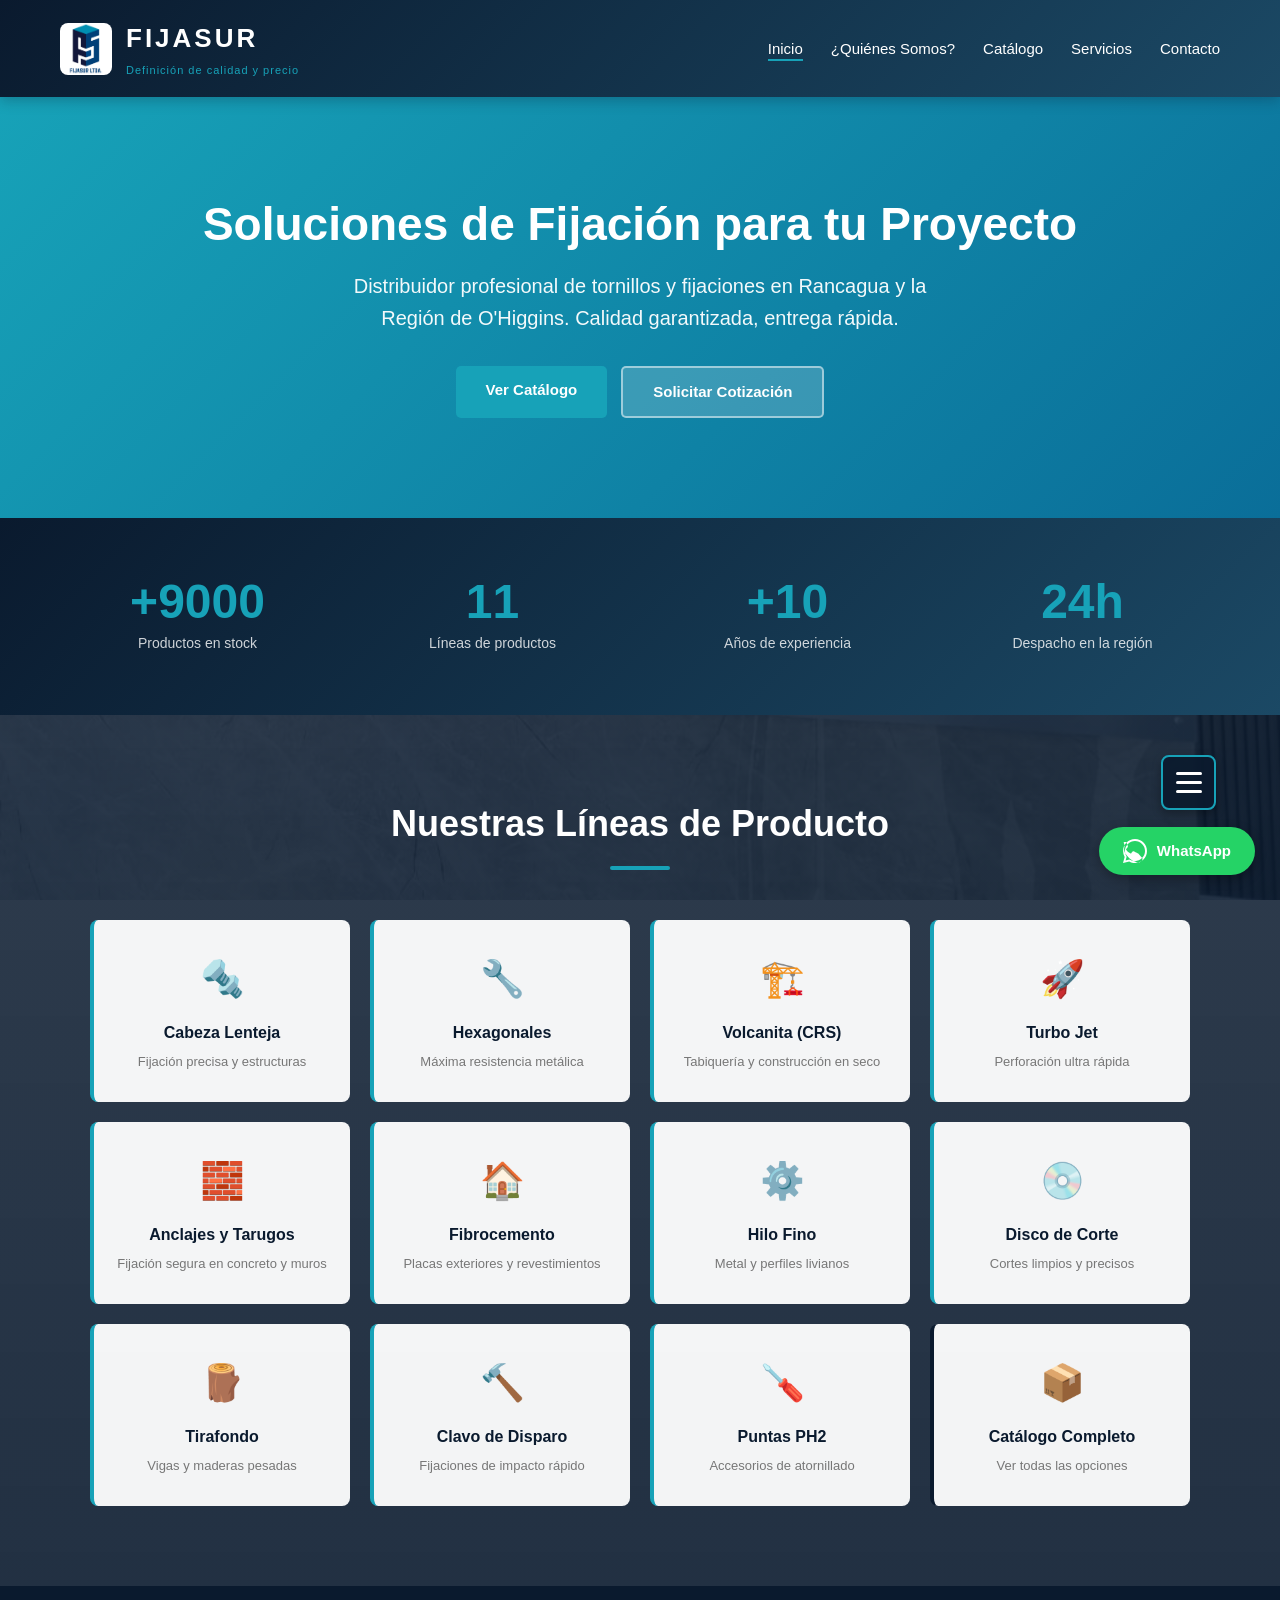
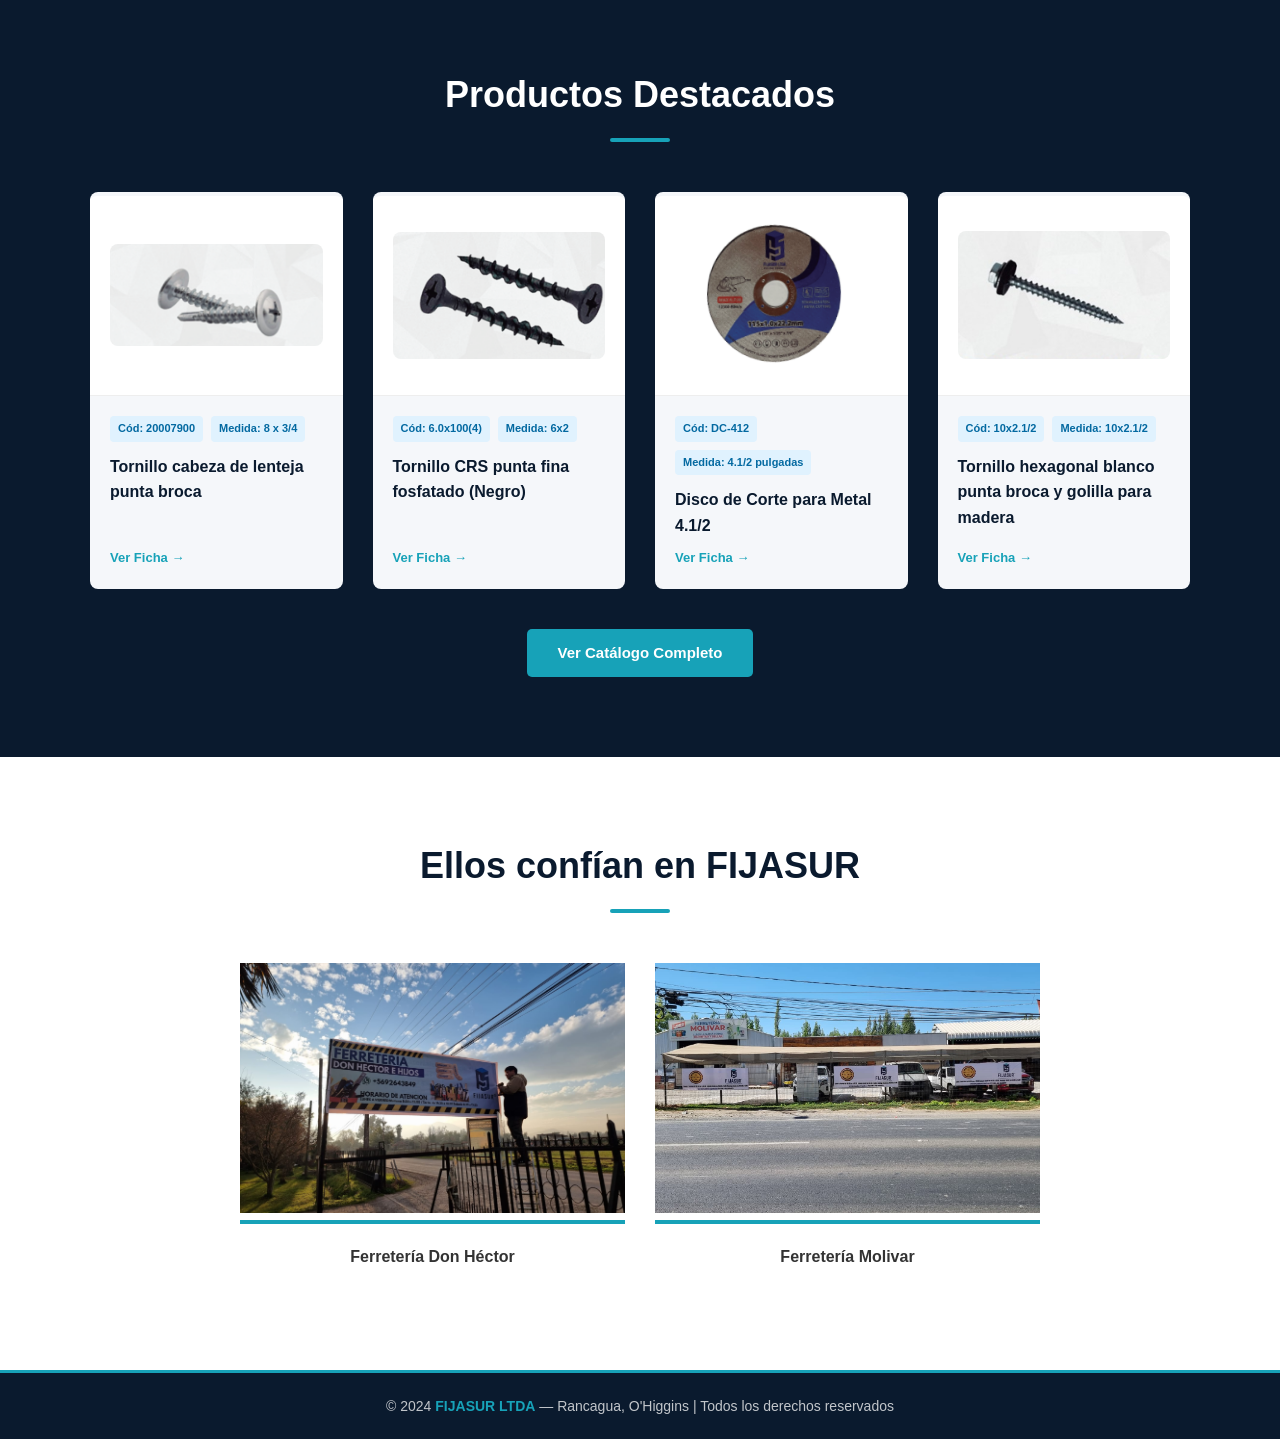
<file: index.html>
<!DOCTYPE html>
<html lang="es">
<head>
    <meta charset="UTF-8">
    <meta name="viewport" content="width=device-width, initial-scale=1.0">
    <meta name="description" content="FIJASUR LTDA - Soluciones profesionales en tornillos y fijaciones para Rancagua y la Región de O'Higgins">
    <title>Inicio — FIJASUR LTDA</title>
    <link rel="stylesheet" href="styles.css">
    <style>
        /* Estilos exclusivos de inicio */
        .features {
            background: var(--blanco);
            padding: 80px 20px;
        }

        .features-grid {
            display: grid;
            grid-template-columns: repeat(auto-fit, minmax(220px, 1fr));
            gap: 30px;
        }

        .feature-item {
            text-align: center;
            padding: 28px 20px;
        }

        .feature-icon {
            font-size: 40px;
            margin-bottom: 14px;
        }

        .feature-item h3 {
            color: var(--azul-oscuro);
            font-size: 18px;
            margin-bottom: 8px;
        }

        .feature-item p {
            color: #666;
            font-size: 14px;
        }

        /* Números destacados */
        .stats {
            background: linear-gradient(135deg, var(--azul-oscuro), var(--azul-intermedio));
            color: var(--blanco);
            padding: 60px 20px;
        }

        .stats-grid {
            display: grid;
            grid-template-columns: repeat(auto-fit, minmax(180px, 1fr));
            gap: 20px;
            text-align: center;
        }

        .stat-item .stat-number {
            font-size: 48px;
            font-weight: 700;
            color: var(--azul-turquesa);
            display: block;
            line-height: 1;
        }

        .stat-item .stat-label {
            font-size: 14px;
            opacity: 0.8;
            margin-top: 6px;
            display: block;
        }

        /* CATEGORÍAS CON FONDO */
        .categorias {
            position: relative; 
            background: linear-gradient(rgba(10, 26, 46, 0.85), rgba(10, 26, 46, 0.90)), url('imagenes/InteriorFijasur.jpeg') center center / cover no-repeat fixed;
            padding: 80px 20px;
            min-height: 600px;
        }

        .categorias .section-title {
            color: var(--blanco);
            text-align: center;
        }

        .categorias-grid {
            display: grid;
            grid-template-columns: repeat(4, 1fr);
            gap: 20px;
            max-width: 1100px;
            margin: 0 auto;
        }

        @media (max-width: 992px) {
            .categorias-grid { grid-template-columns: repeat(3, 1fr); }
        }
        @media (max-width: 768px) {
            .categorias-grid { grid-template-columns: repeat(2, 1fr); }
        }
        @media (max-width: 480px) {
            .categorias-grid { grid-template-columns: 1fr; }
        }

        .categoria-card {
            background: rgba(255, 255, 255, 0.95);
            border-radius: 8px;
            padding: 30px 20px;
            text-align: center;
            border-left: 4px solid var(--azul-turquesa);
            transition: all 0.3s ease;
            display: block;
            color: inherit;
            text-decoration: none;
        }

        .categoria-card:hover {
            transform: translateY(-5px);
            box-shadow: 0 8px 20px rgba(0,0,0,0.3);
            border-left-color: var(--azul-claro);
            background: var(--blanco);
        }

        .categoria-card .cat-icon { font-size: 36px; margin-bottom: 12px; }
        .categoria-card h3 { color: var(--azul-oscuro); font-size: 16px; font-weight: 600; margin-bottom: 6px;}
        .categoria-card p { color: #777; font-size: 13px; margin: 0; }

        .categoria-card img {
            height: 40px; 
            width: auto;
            margin: 0 auto 12px auto; 
            display: block;
            object-fit: contain;
        }

        /* =========================================================
           MENÚ DESPLEGABLE EN LA ESQUINA DE LA SECCIÓN
           ========================================================= */
        
        .menu-seccion-btn {
            position: absolute;
            top: 40px;
            right: 5%; 
            background-color: rgba(10, 26, 46, 0.9);
            border: 2px solid var(--azul-turquesa, #00a8cc);
            width: 55px;
            height: 55px;
            border-radius: 8px; 
            display: flex;
            flex-direction: column;
            justify-content: center;
            align-items: center;
            gap: 6px;
            cursor: pointer;
            z-index: 10;
            box-shadow: 0 4px 10px rgba(0,0,0,0.3);
            transition: all 0.3s ease;
        }

        .menu-seccion-btn:hover {
            background-color: var(--azul-turquesa, #00a8cc);
            transform: scale(1.05);
        }

        .menu-seccion-btn span {
            display: block;
            width: 26px;
            height: 3px;
            background-color: #ffffff;
            border-radius: 2px;
            transition: background 0.3s ease;
        }

        .panel-menu-seccion {
            position: absolute;
            top: 105px; 
            right: 5%;
            width: 260px;
            background-color: rgba(10, 26, 46, 0.98);
            border: 1px solid var(--azul-turquesa, #00a8cc);
            border-radius: 8px;
            box-shadow: 0 10px 30px rgba(0,0,0,0.5);
            z-index: 20;
            opacity: 0;
            pointer-events: none;
            transform: translateY(-15px);
            transition: all 0.3s ease;
            overflow: hidden;
        }

        .panel-menu-seccion.activo {
            opacity: 1;
            pointer-events: auto;
            transform: translateY(0);
        }

        .panel-menu-seccion ul {
            list-style: none;
            margin: 0;
            padding: 0;
            max-height: 300px; 
            overflow-y: auto;
        }

        .panel-menu-seccion ul::-webkit-scrollbar {
            width: 6px;
        }
        .panel-menu-seccion ul::-webkit-scrollbar-track {
            background: rgba(255, 255, 255, 0.1);
        }
        .panel-menu-seccion ul::-webkit-scrollbar-thumb {
            background: var(--azul-turquesa);
            border-radius: 10px;
        }

        .panel-menu-seccion li {
            border-bottom: 1px solid rgba(255, 255, 255, 0.1);
        }

        .panel-menu-seccion li:last-child {
            border-bottom: none;
        }

        .panel-menu-seccion a {
            display: block;
            padding: 15px 20px;
            color: #ffffff;
            text-decoration: none;
            font-size: 15px;
            font-weight: 600;
            transition: all 0.3s ease;
        }

        .panel-menu-seccion a:hover {
            background-color: rgba(0, 168, 204, 0.15); 
            color: var(--azul-turquesa, #00a8cc);
            padding-left: 28px; 
        }

        /* =========================================================
           SECCIÓN: PRODUCTOS DESTACADOS
           ========================================================= */
        .destacados-section {
            background: var(--azul-oscuro);
            padding: 80px 20px;
        }

        .destacados-section .section-title {
            color: var(--blanco);
        }

        .destacados-grid {
            display: grid;
            grid-template-columns: repeat(auto-fit, minmax(240px, 1fr));
            gap: 30px;
            max-width: 1100px;
            margin: 0 auto;
        }

        .prod-card {
            background: var(--gris-claro);
            border-radius: 8px;
            overflow: hidden;
            text-decoration: none;
            color: inherit;
            border-top: 4px solid transparent; 
            transition: all 0.3s ease; 
            display: flex;
            flex-direction: column;
        }

        .prod-card:hover {
            transform: translateY(-6px);
            box-shadow: 0 12px 25px rgba(0,0,0,0.3);
            border-top: 4px solid var(--azul-turquesa); 
            background: #f0f9ff; 
        }

        .prod-img {
            background: var(--blanco);
            height: 200px;
            padding: 20px;
            display: flex;
            align-items: center;
            justify-content: center;
            border-bottom: 1px solid #eee;
            transition: background 0.3s ease;
        }

        .prod-card:hover .prod-img {
            background: #f0f9ff;
            border-bottom-color: #e0f2fe;
        }

        .prod-img img {
            max-width: 100%;
            max-height: 100%;
            object-fit: contain;
            border-radius: 8px;
        }

        .prod-info {
            padding: 20px;
            flex-grow: 1;
            display: flex;
            flex-direction: column;
        }

        .prod-tags {
            display: flex;
            gap: 8px;
            margin-bottom: 12px;
            flex-wrap: wrap;
        }

        .prod-tag {
            background: #e0f2fe;
            padding: 4px 8px;
            border-radius: 4px;
            font-size: 11px;
            color: #0369a1;
            font-weight: 700;
        }

        .prod-title {
            font-size: 16px;
            color: var(--azul-oscuro);
            margin-bottom: 10px;
            font-weight: 600;
        }

        .prod-link {
            margin-top: auto;
            color: var(--azul-turquesa);
            font-size: 13px;
            font-weight: 700;
        }

        /* =========================================================
           SECCIÓN: FERRETERÍAS (CONTRASTE BLANCO)
           ========================================================= */
        .clientes-section {
            background: var(--blanco); /* Cambiado a blanco puro para contraste */
            padding: 80px 20px;
            text-align: center;
        }

        .clientes-grid {
            display: grid;
            grid-template-columns: repeat(auto-fit, minmax(300px, 1fr));
            gap: 30px;
            max-width: 800px;
            margin: 0 auto;
        }

        .cliente-card img {
            width: 100%;
            height: 250px;
            object-fit: cover;
        }

        .cliente-info {
            padding: 20px;
            border-top: 4px solid var(--azul-turquesa);
            background: var(--blanco);
        }

        /* CTA final */
        .cta-section {
            background: var(--blanco);
            padding: 80px 20px;
            text-align: center;
            border-top: 1px solid var(--gris-claro);
        }

        .whatsapp-flotante {
            position: fixed;
            bottom: 25px;
            right: 25px;
            background-color: #25D366;
            color: white;
            padding: 12px 24px;
            border-radius: 30px;
            display: flex;
            align-items: center;
            gap: 10px;
            font-weight: 600;
            font-size: 15px;
            text-decoration: none;
            box-shadow: 0 4px 12px rgba(0,0,0,0.3);
            z-index: 1000;
        }
    </style>
</head>
<body>

    <header class="header">
        <div class="container">
            <div class="logo-section">
                <img src="imagenes/VERIFICADO.jpg" alt="Logo FIJASUR" class="logo-img">
                <div class="brand-name">
                    <h1>FIJASUR</h1>
                    <p class="tagline">Definición de calidad y precio</p>
                </div>
            </div>
            <nav class="navbar">
                <button class="menu-toggle" id="menuToggle">☰</button>
                <ul class="nav-menu" id="navMenu">
                    <li><a href="index.html" class="nav-link active">Inicio</a></li>
                    <li><a href="historia.html" class="nav-link">¿Quiénes Somos?</a></li>
                    <li><a href="catalogo.html" class="nav-link">Catálogo</a></li>
                    <li><a href="servicios.html" class="nav-link">Servicios</a></li>
                    <li><a href="contacto.html" class="nav-link">Contacto</a></li>
                </ul>
            </nav>
        </div>
    </header>

    <section class="hero">
        <div class="container">
            <div class="hero-content fade-in">
                <h2>Soluciones de Fijación para tu Proyecto</h2>
                <p>Distribuidor profesional de tornillos y fijaciones en Rancagua y la Región de O'Higgins. Calidad garantizada, entrega rápida.</p>
                <div style="display:flex;gap:14px;justify-content:center;flex-wrap:wrap;">
                    <a href="catalogo.html" class="btn btn-primary">Ver Catálogo</a>
                    <a href="contacto.html" class="btn" style="background:rgba(255,255,255,0.18);color:#fff;border:2px solid rgba(255,255,255,0.5);">Solicitar Cotización</a>
                </div>
            </div>
        </div>
    </section>

    <section class="stats">
        <div class="container">
            <div class="stats-grid">
                <div class="stat-item">
                    <span class="stat-number">+9000</span>
                    <span class="stat-label">Productos en stock</span>
                </div>
                <div class="stat-item">
                    <span class="stat-number">11</span>
                    <span class="stat-label">Líneas de productos</span>
                </div>
                <div class="stat-item">
                    <span class="stat-number">+10</span>
                    <span class="stat-label">Años de experiencia</span>
                </div>
                <div class="stat-item">
                    <span class="stat-number">24h</span>
                    <span class="stat-label">Despacho en la región</span>
                </div>
            </div>
        </div>
    </section>

    <section class="categorias">
        <!-- BOTÓN EXCLUSIVO DE ESTA SECCIÓN -->
        <button class="menu-seccion-btn" id="abrirMenuSeccionBtn" aria-label="Menú de Sección">
            <span></span>
            <span></span>
            <span></span>
        </button>

        <!-- PANEL DESPLEGABLE CON MATERIALES -->
        <div class="panel-menu-seccion" id="panelMenuSeccion">
            <ul>
                <li><a href="catalogo.html">Todos</a></li>
                <li><a href="catalogo.html">Acero al Carbono</a></li>
                <li><a href="catalogo.html">Acero Galvanizado</a></li>
                <li><a href="catalogo.html">Acero Inoxidable</a></li>
                <li><a href="catalogo.html">Acero Inoxidable 304</a></li>
                <li><a href="catalogo.html">Acero Inoxidable 316L</a></li>
                <li><a href="catalogo.html">Acero Templado</a></li>
                <li><a href="catalogo.html">Acero Zincado</a></li>
                <li><a href="catalogo.html">Latón</a></li>
                <li><a href="catalogo.html">Zincado Blanco</a></li>
            </ul>
        </div>

        <div class="container">
            <h2 class="section-title">Nuestras Líneas de Producto</h2>
            
            <div class="categorias-grid">
                <a href="catalogo.html" class="categoria-card">
                    <div class="cat-icon">🔩</div>
                    <h3>Cabeza Lenteja</h3>
                    <p>Fijación precisa y estructuras</p>
                </a>
                <a href="catalogo.html" class="categoria-card">
                    <div class="cat-icon">🔧</div>
                    <h3>Hexagonales</h3>
                    <p>Máxima resistencia metálica</p>
                </a>
                <a href="catalogo.html" class="categoria-card">
                    <div class="cat-icon">🏗️</div>
                    <h3>Volcanita (CRS)</h3>
                    <p>Tabiquería y construcción en seco</p>
                </a>
                <a href="catalogo.html" class="categoria-card">
                    <div class="cat-icon">🚀</div>
                    <h3>Turbo Jet</h3>
                    <p>Perforación ultra rápida</p>
                </a>
                <a href="catalogo.html" class="categoria-card">
                    <div class="cat-icon">🧱</div>
                    <h3>Anclajes y Tarugos</h3>
                    <p>Fijación segura en concreto y muros</p>
                </a>
                <a href="catalogo.html" class="categoria-card">
                    <div class="cat-icon">🏠</div>
                    <h3>Fibrocemento</h3>
                    <p>Placas exteriores y revestimientos</p>
                </a>
                <a href="catalogo.html" class="categoria-card">
                    <div class="cat-icon">⚙️</div>
                    <h3>Hilo Fino</h3>
                    <p>Metal y perfiles livianos</p>
                </a>
                <a href="catalogo.html" class="categoria-card">
                    <div class="cat-icon">💿</div>
                    <h3>Disco de Corte</h3>
                    <p>Cortes limpios y precisos</p>
                </a>
                <a href="catalogo.html" class="categoria-card">
                    <div class="cat-icon">🪵</div>
                    <h3>Tirafondo</h3>
                    <p>Vigas y maderas pesadas</p>
                </a>
                <a href="catalogo.html" class="categoria-card">
                    <div class="cat-icon">🔨</div>
                    <h3>Clavo de Disparo</h3>
                    <p>Fijaciones de impacto rápido</p>
                </a>
                <a href="catalogo.html" class="categoria-card">
                    <div class="cat-icon">🪛</div>
                    <h3>Puntas PH2</h3>
                    <p>Accesorios de atornillado</p>
                </a>
                <a href="catalogo.html" class="categoria-card" style="border-left-color: var(--azul-oscuro);">
                    <div class="cat-icon">📦</div>
                    <h3>Catálogo Completo</h3>
                    <p>Ver todas las opciones</p>
                </a>
            </div>
        </div>
    </section>

    <section class="destacados-section">
        <div class="container">
            <h2 class="section-title">Productos Destacados</h2>
            <div class="destacados-grid" id="destacadosGrid">
                </div>
            <div style="text-align: center; margin-top: 40px;">
                <a href="catalogo.html" class="btn btn-primary" style="background: var(--azul-turquesa); color: var(--blanco);">Ver Catálogo Completo</a>
            </div>
        </div>
    </section>

    <section class="clientes-section">
        <div class="container">
            <h2 class="section-title">Ellos confían en FIJASUR</h2>
            <div class="clientes-grid">
                <div class="cliente-card">
                    <img src="imagenes/ferreteriaDonHector.jpeg" alt="Instalación en Ferretería Don Héctor">
                    <div class="cliente-info">
                        <h4>Ferretería Don Héctor</h4>
                    </div>
                </div>
                <div class="cliente-card">
                    <img src="imagenes/FerreteriaMolivar.jpeg" alt="Instalación en Ferretería Molivar">
                    <div class="cliente-info">
                        <h4>Ferretería Molivar</h4>
                    </div>
                </div>
            </div>
        </div>
    </section>

    <footer class="footer">
        <div class="container">
            <p>&copy; 2024 <strong>FIJASUR LTDA</strong> — Rancagua, O'Higgins | Todos los derechos reservados</p>
        </div>
    </footer>

    <a href="https://wa.me/56965069458?text=Hola,%20vengo%20desde%20la%20p%C3%A1gina%20web%20de%20FIJASUR%20y%20me%20gustar%C3%ADa%20hacer%20una%20consulta." class="whatsapp-flotante" target="_blank" rel="noopener noreferrer">
        <svg viewBox="0 0 32 32" width="24" height="24">
            <path fill="currentColor" d="M16.05 32h-.05c-2.68 0-5.32-.72-7.66-2.09L0 32l2.2-8.11A15.86 15.86 0 0 1 .1 15.95C.1 7.15 7.25 0 16.05 0s15.95 7.15 15.95 15.95S24.85 32 16.05 32zM8.53 27.24l.53.31a13.3 13.3 0 0 0 6.94 1.95c7.37 0 13.36-5.99 13.36-13.36S23.37 2.78 16 2.78 2.64 8.77 2.64 16.14c0 2.45.66 4.82 1.91 6.89l.34.56L3.5 28.5l5.03-1.26zm12.35-7.39c-.19-.31-.72-.5-1.5-.88s-4.63-2.28-5.34-2.54-.88-.25-1.25.31c-.38.56-1.44 1.81-1.75 2.19s-.63.44-1.41.06a10.9 10.9 0 0 1-3.21-1.98 12.06 12.06 0 0 1-2.22-2.75c-.31-.54-.03-.83.36-1.22.36-.36.75-.88 1.13-1.31.38-.44.5-.75.75-1.25s.13-.94-.06-1.31c-.19-.38-1.25-3.03-1.72-4.14-.45-1.08-.92-1.04-1.25-1.04-.31 0-.69-.02-1.06-.02s-1.03.14-1.56.72C3.12 9.42 1.5 10.95 1.5 14c0 3.03 2.13 5.97 2.44 6.38.31.41 4.34 6.63 10.5 9.28 1.47.64 2.61 1.02 3.51 1.3.1.03.19.06.29.08 1.34.28 2.56.25 3.53.13 1.08-.14 3.34-1.38 3.81-2.72s.47-2.47.33-2.72z"/>
        </svg>
        WhatsApp
    </a>

    <script src="data.js"></script>
    <script>
        document.addEventListener('DOMContentLoaded', () => {
            
            // LÓGICA DEL NUEVO MENÚ DESPLEGABLE CON MATERIALES
            const btnSeccion = document.getElementById('abrirMenuSeccionBtn');
            const panelSeccion = document.getElementById('panelMenuSeccion');

            btnSeccion.addEventListener('click', (e) => {
                e.stopPropagation(); 
                panelSeccion.classList.toggle('activo');
            });

            document.addEventListener('click', (e) => {
                if (!panelSeccion.contains(e.target) && e.target !== btnSeccion) {
                    panelSeccion.classList.remove('activo');
                }
            });

            // Lógica de productos destacados
            const contenedor = document.getElementById('destacadosGrid');
            if(contenedor && typeof tornillos !== 'undefined') {
                const tornillosMezclados = [...tornillos].sort(() => 0.5 - Math.random());
                const productosMostrados = tornillosMezclados.slice(0, 4);
                
                productosMostrados.forEach(t => {
                    const card = document.createElement('a');
                    card.href = `detalle.html?id=${t.id}`;
                    card.className = 'prod-card';

                    const rutaSegura = t.imagen ? encodeURI(t.imagen) : '';
                    const imagenContenido = t.imagen && !t.imagen.includes('default.png')
                        ? `<img src="${rutaSegura}" alt="${t.nombre}">` 
                        : `<div style="font-size:60px;">🔩</div>`;

                    card.innerHTML = `
                        <div class="prod-img">
                            ${imagenContenido}
                        </div>
                        <div class="prod-info">
                            <div class="prod-tags">
                                <span class="prod-tag">Cód: ${t.codigo}</span>
                                <span class="prod-tag">Medida: ${t.tamaño}</span>
                            </div>
                            <h3 class="prod-title">${t.nombre}</h3>
                            <span class="prod-link">Ver Ficha →</span>
                        </div>
                    `;
                    contenedor.appendChild(card);
                });
            }
        });
    </script>
</body>
</html>
</file>
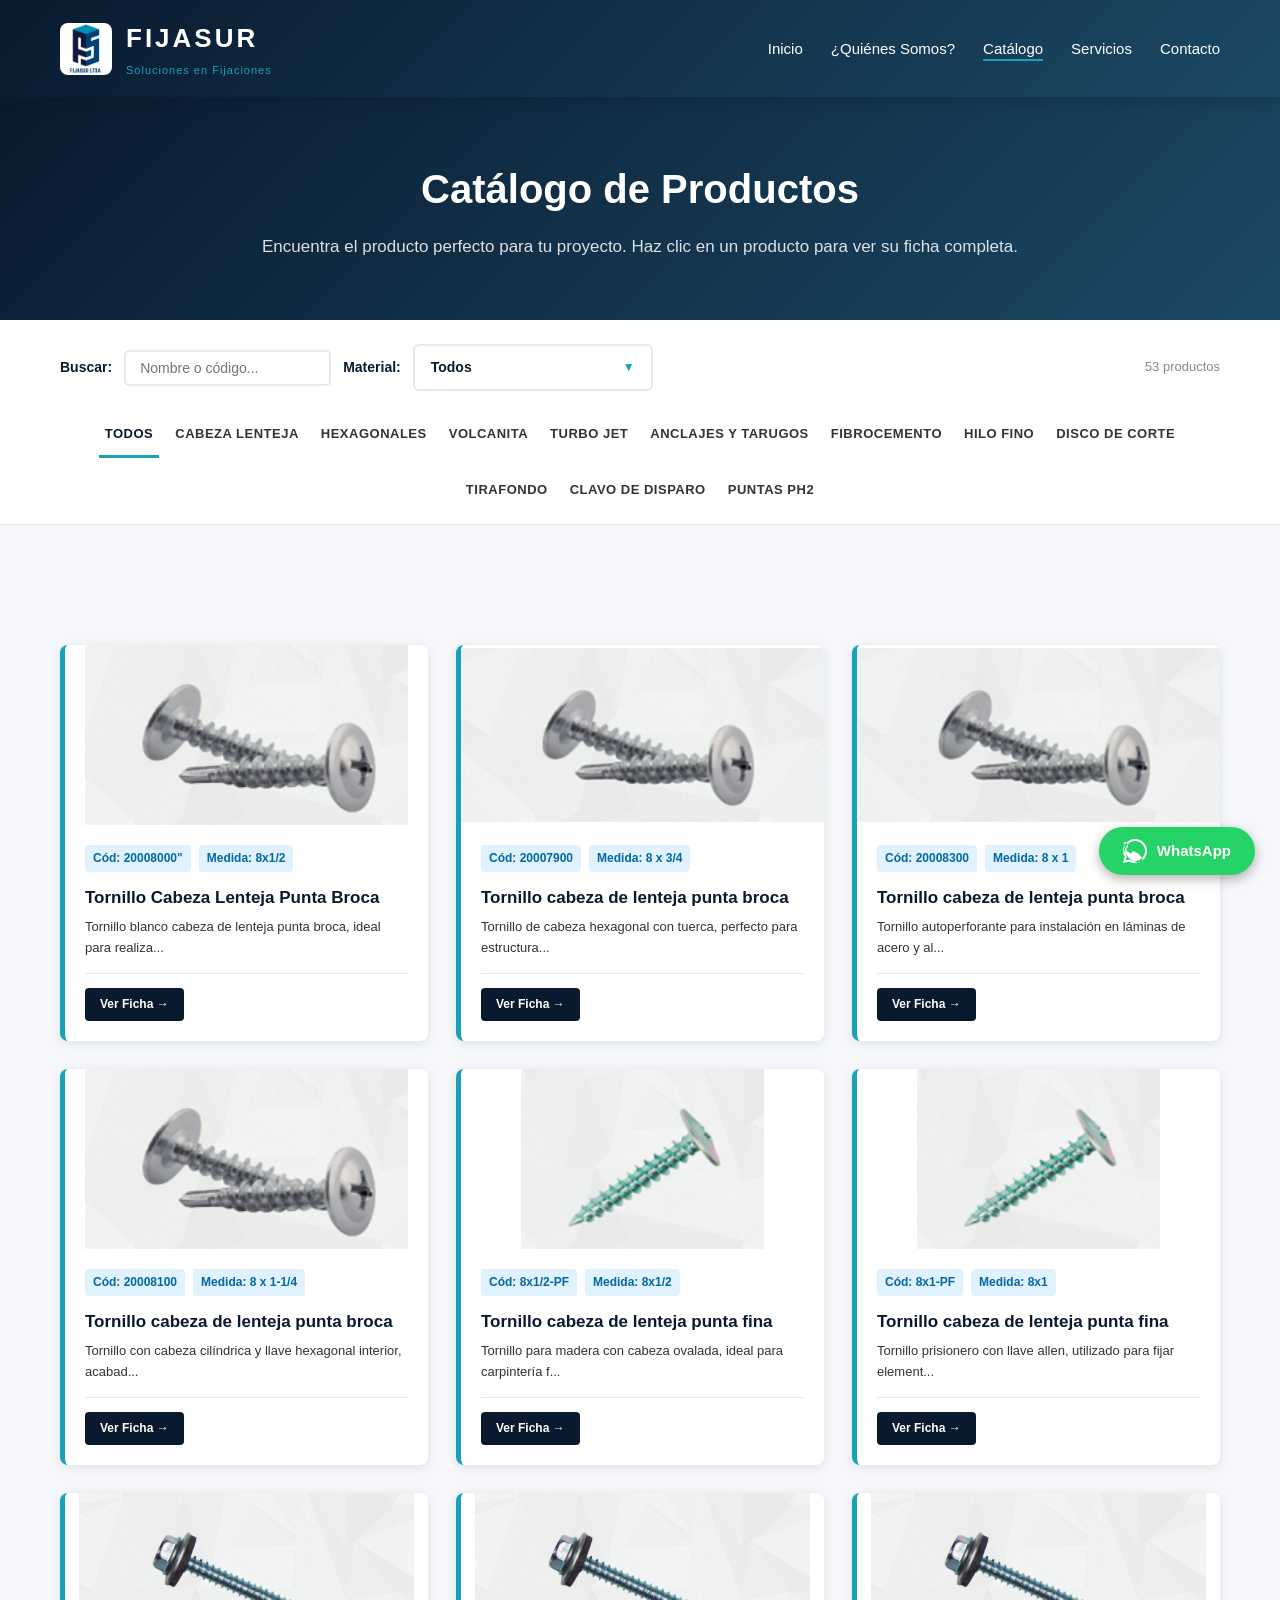
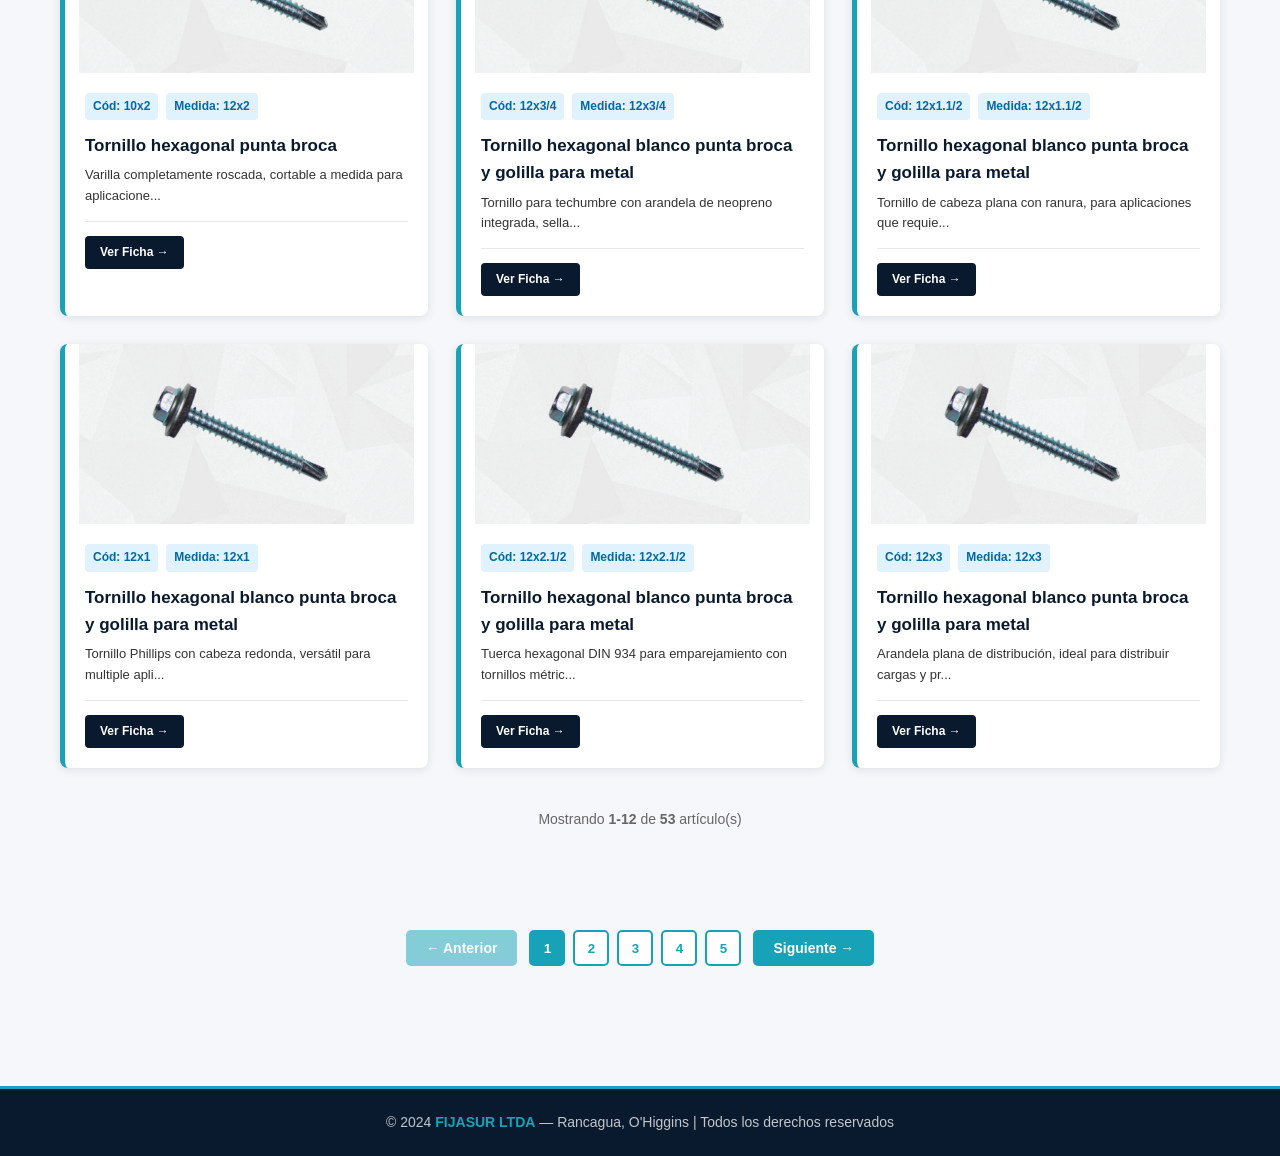
<file: catalogo.html>
<!DOCTYPE html>
<html lang="es">
<head>
    <meta charset="UTF-8">
    <meta name="viewport" content="width=device-width, initial-scale=1.0">
    <meta name="description" content="Catálogo de tornillos y fijaciones FIJASUR LTDA — Rancagua">
    <title>Catálogo — FIJASUR LTDA</title>
    <link rel="stylesheet" href="styles.css">
    <style>
        .catalogo-hero {
            background: linear-gradient(135deg, var(--azul-oscuro), var(--azul-intermedio));
            color: var(--blanco);
            padding: 60px 20px;
            text-align: center;
        }

        .catalogo-hero h2 {
            font-size: 40px;
            font-weight: 700;
            margin-bottom: 12px;
        }

        .catalogo-hero p {
            font-size: 17px;
            opacity: 0.85;
        }

        .filtros {
            background: var(--blanco);
            padding: 24px 20px 0 20px;
            border-bottom: 1px solid var(--gris-medio);
        }

        .filtros .top-filtros {
            display: flex;
            gap: 12px;
            align-items: center;
            flex-wrap: wrap;
            padding-bottom: 20px;
        }

        .filtros label {
            font-weight: 600;
            color: var(--azul-oscuro);
            font-size: 14px;
        }

        .filtros input[type="text"] {
            padding: 8px 14px;
            border: 2px solid var(--gris-medio);
            border-radius: 5px;
            font-size: 14px;
            color: var(--gris-oscuro);
            transition: border-color 0.3s;
        }

        .filtros input[type="text"]:focus {
            outline: none;
            border-color: var(--azul-turquesa);
        }

        /* =========================================================
           NUEVO SELECT CUSTOMIZADO DE MATERIALES
           ========================================================= */
        .custom-select-wrapper {
            position: relative;
            min-width: 240px;
            user-select: none;
            font-family: inherit;
        }

        .custom-select {
            display: flex;
            justify-content: space-between;
            align-items: center;
            padding: 10px 16px;
            border: 2px solid var(--gris-medio);
            border-radius: 6px;
            font-size: 14px;
            color: var(--azul-oscuro);
            background: var(--blanco);
            cursor: pointer;
            transition: all 0.3s ease;
            font-weight: 600;
        }

        .custom-select:hover, .custom-select.active {
            border-color: var(--azul-turquesa);
            box-shadow: 0 0 0 3px rgba(23,162,184,0.1);
        }

        .custom-select i {
            font-size: 12px;
            color: var(--azul-turquesa);
            transition: transform 0.3s ease;
        }

        .custom-select.active i {
            transform: rotate(180deg);
        }

        .custom-options {
            position: absolute;
            top: 100%;
            left: 0;
            width: 100%;
            background: var(--blanco);
            border: 1px solid var(--gris-claro);
            border-radius: 6px;
            margin-top: 8px;
            box-shadow: 0 10px 25px rgba(10,26,46,0.15);
            list-style: none;
            padding: 8px 0;
            max-height: 280px;
            overflow-y: auto;
            z-index: 1000;
            opacity: 0;
            pointer-events: none;
            transform: translateY(-10px);
            transition: all 0.3s ease;
        }

        .custom-options.active {
            opacity: 1;
            pointer-events: auto;
            transform: translateY(0);
        }

        /* Scrollbar para las opciones */
        .custom-options::-webkit-scrollbar { width: 6px; }
        .custom-options::-webkit-scrollbar-track { background: var(--gris-claro); border-radius: 10px; }
        .custom-options::-webkit-scrollbar-thumb { background: var(--azul-turquesa); border-radius: 10px; }

        .custom-options li {
            padding: 10px 20px;
            font-size: 14px;
            color: var(--gris-oscuro);
            cursor: pointer;
            transition: all 0.2s ease;
            font-weight: 500;
        }

        .custom-options li:hover {
            background: rgba(23, 162, 184, 0.08);
            color: var(--azul-turquesa);
            padding-left: 26px; /* Pequeño salto a la derecha */
        }
        
        .custom-options li.selected {
            background: var(--azul-turquesa);
            color: var(--blanco);
        }

        .resultados-count {
            font-size: 13px;
            color: #888;
            margin-left: auto;
        }

        /* SECCIÓN DE CATEGORÍAS TIPO TABS */
        .categorias-tabs {
            display: flex;
            gap: 10px;
            flex-wrap: wrap;
            border-top: 1px solid var(--gris-claro);
            padding-bottom: 10px;
            justify-content: center;
        }

        .cat-btn {
            background: transparent;
            border: none;
            color: var(--gris-oscuro);
            font-size: 13px;
            font-weight: 600;
            cursor: pointer;
            padding: 14px 6px;
            border-bottom: 3px solid transparent;
            transition: all 0.3s ease;
            text-transform: uppercase;
            letter-spacing: 0.5px;
        }

        .cat-btn:hover {
            color: var(--azul-turquesa);
        }

        .cat-btn.active {
            color: var(--azul-oscuro);
            border-bottom-color: var(--azul-turquesa);
        }

        .tornillos { background: var(--gris-claro); }
        .tornillos .container { padding-top: 40px; }

        /* PAGINACIÓN */
        .paginacion {
            display: flex;
            justify-content: center;
            align-items: center;
            gap: 12px;
            margin-top: 60px;
            padding: 40px 0;
            flex-wrap: wrap;
        }

        .btn-pag {
            background: var(--azul-turquesa);
            color: var(--blanco);
            border: none;
            padding: 10px 20px;
            border-radius: 5px;
            font-weight: 600;
            cursor: pointer;
            transition: all 0.3s;
            font-size: 14px;
        }

        .btn-pag:hover:not(:disabled) {
            background: var(--azul-claro);
            transform: translateY(-2px);
        }

        .btn-pag:disabled {
            opacity: 0.5;
            cursor: not-allowed;
        }

        .numeros-pag {
            display: flex;
            gap: 8px;
            flex-wrap: wrap;
        }

        .num-pag {
            width: 36px;
            height: 36px;
            border: 2px solid var(--azul-turquesa);
            background: var(--blanco);
            color: var(--azul-turquesa);
            border-radius: 5px;
            cursor: pointer;
            font-weight: 600;
            transition: all 0.3s;
            display: flex;
            align-items: center;
            justify-content: center;
        }

        .num-pag:hover {
            background: var(--azul-turquesa);
            color: var(--blanco);
        }

        .num-pag.active {
            background: var(--azul-turquesa);
            color: var(--blanco);
        }

        /* ESTILOS DEL BOTÓN FLOTANTE DE WHATSAPP CON TEXTO */
        .whatsapp-flotante {
            position: fixed;
            bottom: 25px;
            right: 25px;
            background-color: #25D366;
            color: white;
            padding: 12px 24px;
            border-radius: 30px; /* Forma de píldora */
            display: flex;
            align-items: center;
            gap: 10px;
            font-weight: 600;
            font-size: 15px;
            text-decoration: none;
            box-shadow: 0 4px 12px rgba(0,0,0,0.3);
            z-index: 1000;
            transition: transform 0.3s ease, box-shadow 0.3s ease;
        }

        .whatsapp-flotante:hover {
            transform: translateY(-5px);
            box-shadow: 0 6px 16px rgba(0,0,0,0.4);
            color: white;
        }
    </style>
</head>
<body>

    <!-- HEADER -->
    <header class="header">
        <div class="container">
            <div class="logo-section">
                <img src="imagenes/VERIFICADO.jpg" alt="Logo FIJASUR" class="logo-img">
                <div class="brand-name">
                    <h1>FIJASUR</h1>
                    <p class="tagline">Soluciones en Fijaciones</p>
                </div>
            </div>
            <nav class="navbar">
                <button class="menu-toggle" id="menuToggle">☰</button>
                <ul class="nav-menu" id="navMenu">
                    <li><a href="index.html" class="nav-link">Inicio</a></li>
                    <li><a href="historia.html" class="nav-link">¿Quiénes Somos?</a></li>
                    <li><a href="catalogo.html" class="nav-link active">Catálogo</a></li>
                    <li><a href="servicios.html" class="nav-link">Servicios</a></li>
                    <li><a href="contacto.html" class="nav-link">Contacto</a></li>
                </ul>
            </nav>
        </div>
    </header>

    <!-- HERO CATÁLOGO -->
    <div class="catalogo-hero">
        <div class="container">
            <h2>Catálogo de Productos</h2>
            <p>Encuentra el producto perfecto para tu proyecto. Haz clic en un producto para ver su ficha completa.</p>
        </div>
    </div>

    <!-- FILTROS Y CATEGORÍAS -->
    <div class="filtros">
        <div class="container top-filtros">
            <label>Buscar:</label>
            <input type="text" id="searchInput" placeholder="Nombre o código..." />
            
            <label>Material:</label>
            
            <!-- SELECT CUSTOMIZADO (El que pediste) -->
            <div class="custom-select-wrapper">
                <div class="custom-select" id="customMaterialSelect">
                    <span>Todos</span>
                    <i>▼</i>
                </div>
                <ul class="custom-options" id="customMaterialOptions">
                    <li data-value="" class="selected">Todos</li>
                    <li data-value="Acero al Carbono">Acero al Carbono</li>
                    <li data-value="Acero Galvanizado">Acero Galvanizado</li>
                    <li data-value="Acero Inoxidable">Acero Inoxidable</li>
                    <li data-value="Acero Inoxidable 304">Acero Inoxidable 304</li>
                    <li data-value="Acero Inoxidable 316L">Acero Inoxidable 316L</li>
                    <li data-value="Acero Templado">Acero Templado</li>
                    <li data-value="Acero Zincado">Acero Zincado</li>
                    <li data-value="Latón">Latón</li>
                    <li data-value="Zincado Blanco">Zincado Blanco</li>
                </ul>
            </div>
            <!-- El select original queda oculto para que la lógica siga funcionando -->
            <select id="materialFilter" style="display:none;">
                <option value="">Todos</option>
                <option value="Acero al Carbono">Acero al Carbono</option>
                <option value="Acero Galvanizado">Acero Galvanizado</option>
                <option value="Acero Inoxidable">Acero Inoxidable</option>
                <option value="Acero Inoxidable 304">Acero Inoxidable 304</option>
                <option value="Acero Inoxidable 316L">Acero Inoxidable 316L</option>
                <option value="Acero Templado">Acero Templado</option>
                <option value="Acero Zincado">Acero Zincado</option>
                <option value="Latón">Latón</option>
                <option value="Zincado Blanco">Zincado Blanco</option>
            </select>

            <span class="resultados-count" id="resultadosCount"></span>
        </div>

        <!-- TABS DE CATEGORÍAS -->
        <div class="container">
            <div class="categorias-tabs">
                <button class="cat-btn active" data-cat="">Todos</button>
                <button class="cat-btn" data-cat="lenteja">Cabeza Lenteja</button>
                <button class="cat-btn" data-cat="hexagonal">Hexagonales</button>
                <button class="cat-btn" data-cat="volcanita">Volcanita</button>
                <button class="cat-btn" data-cat="turbo">Turbo Jet</button>
                <button class="cat-btn" data-cat="anclajes_tarugos">Anclajes y Tarugos</button>
                <button class="cat-btn" data-cat="fibrocemento">Fibrocemento</button>
                <button class="cat-btn" data-cat="hilo_fino">Hilo Fino</button>
                <button class="cat-btn" data-cat="disco">Disco de Corte</button>
                <button class="cat-btn" data-cat="tirafondo">Tirafondo</button>
                <button class="cat-btn" data-cat="disparo">Clavo de Disparo</button>
                <button class="cat-btn" data-cat="ph2">Puntas PH2</button>
            </div>
        </div>
    </div>

    <!-- GRID CATÁLOGO -->
    <section class="tornillos">
        <div class="container">
            <div class="tornillos-grid" id="tornillosGrid"></div>
            <!-- INFO PAGINACIÓN -->
            <div id="infoPaginacion" style="text-align: center; color: #666; margin: 40px 0; font-size: 14px; display: none;"></div>
            <!-- PAGINACIÓN -->
            <div class="paginacion" id="paginacion" style="display: none;">
                <button id="btnAnterior" class="btn-pag">← Anterior</button>
                <div id="numeroPaginas" class="numeros-pag"></div>
                <button id="btnSiguiente" class="btn-pag">Siguiente →</button>
            </div>
        </div>
    </section>

    <!-- FOOTER -->
    <footer class="footer">
        <div class="container">
            <p>&copy; 2024 <strong>FIJASUR LTDA</strong> — Rancagua, O'Higgins | Todos los derechos reservados</p>
        </div>
    </footer>

    <!-- BOTÓN FLOTANTE WHATSAPP -->
    <a href="https://wa.me/56934570619?text=Hola,%20estoy%20viendo%20el%20cat%C3%A1logo%20web%20de%20FIJASUR%20y%20me%20gustar%C3%ADa%20hacer%20una%20consulta." class="whatsapp-flotante" target="_blank" rel="noopener noreferrer" aria-label="Chat en WhatsApp">
        <svg viewBox="0 0 32 32" width="24" height="24">
            <path fill="currentColor" d="M16.05 32h-.05c-2.68 0-5.32-.72-7.66-2.09L0 32l2.2-8.11A15.86 15.86 0 0 1 .1 15.95C.1 7.15 7.25 0 16.05 0s15.95 7.15 15.95 15.95S24.85 32 16.05 32zM8.53 27.24l.53.31a13.3 13.3 0 0 0 6.94 1.95c7.37 0 13.36-5.99 13.36-13.36S23.37 2.78 16 2.78 2.64 8.77 2.64 16.14c0 2.45.66 4.82 1.91 6.89l.34.56L3.5 28.5l5.03-1.26zm12.35-7.39c-.19-.31-.72-.5-1.5-.88s-4.63-2.28-5.34-2.54-.88-.25-1.25.31c-.38.56-1.44 1.81-1.75 2.19s-.63.44-1.41.06a10.9 10.9 0 0 1-3.21-1.98 12.06 12.06 0 0 1-2.22-2.75c-.31-.54-.03-.83.36-1.22.36-.36.75-.88 1.13-1.31.38-.44.5-.75.75-1.25s.13-.94-.06-1.31c-.19-.38-1.25-3.03-1.72-4.14-.45-1.08-.92-1.04-1.25-1.04-.31 0-.69-.02-1.06-.02s-1.03.14-1.56.72C3.12 9.42 1.5 10.95 1.5 14c0 3.03 2.13 5.97 2.44 6.38.31.41 4.34 6.63 10.5 9.28 1.47.64 2.61 1.02 3.51 1.3.1.03.19.06.29.08 1.34.28 2.56.25 3.53.13 1.08-.14 3.34-1.38 3.81-2.72s.47-2.47.33-2.72z"/>
        </svg>
        WhatsApp
    </a>

    <script src="data.js"></script>
    <script>
        const ITEMS_POR_PAGINA = 12;
        let paginaActual = 1;
        let resultadoActual = [];
        let categoriaActual = ""; 

        // LÓGICA DEL SELECT CUSTOMIZADO
        document.addEventListener('DOMContentLoaded', () => {
            const customSelect = document.getElementById('customMaterialSelect');
            const customOptions = document.getElementById('customMaterialOptions');
            const customSelectText = customSelect.querySelector('span');
            const materialFilter = document.getElementById('materialFilter'); // El select original oculto
            const optionList = customOptions.querySelectorAll('li');

            // Abrir y cerrar menú
            customSelect.addEventListener('click', (e) => {
                e.stopPropagation();
                customOptions.classList.toggle('active');
                customSelect.classList.toggle('active');
            });

            // Seleccionar una opción
            optionList.forEach(li => {
                li.addEventListener('click', (e) => {
                    // Quitar clase selected a todos
                    optionList.forEach(opt => opt.classList.remove('selected'));
                    // Agregar clase selected al clickeado
                    e.target.classList.add('selected');
                    
                    const value = e.target.getAttribute('data-value');
                    const text = e.target.textContent;
                    
                    // Actualizar texto visible y el select real
                    customSelectText.textContent = text;
                    materialFilter.value = value;
                    
                    // Cerrar dropdown
                    customOptions.classList.remove('active');
                    customSelect.classList.remove('active');
                    
                    // Ejecutar el filtro de productos
                    filtrar();
                });
            });

            // Cerrar si se hace click afuera
            document.addEventListener('click', (e) => {
                if (!customSelect.contains(e.target)) {
                    customOptions.classList.remove('active');
                    customSelect.classList.remove('active');
                }
            });

            // Cargar productos iniciales
            renderCatalogo(tornillos);
        });

        // FUNCIONES DE RENDERIZADO Y FILTRO ORIGINALES
        function renderCatalogo(lista, pagina = 1) {
            const grid = document.getElementById('tornillosGrid');
            const count = document.getElementById('resultadosCount');
            const paginacion = document.getElementById('paginacion');

            resultadoActual = lista;
            paginaActual = pagina;

            if (lista.length === 0) {
                grid.innerHTML = '<div style="text-align:center; padding:60px 20px; grid-column:1/-1;"><span style="font-size:40px; display:block; margin-bottom:10px;">🔍</span><p style="color:#64748b; font-size:16px;">No se encontraron productos en esta categoría o con este filtro.</p></div>';
                count.textContent = '0 productos';
                paginacion.style.display = 'none';
                return;
            }

            count.textContent = `${lista.length} producto${lista.length !== 1 ? 's' : ''}`;
            grid.innerHTML = '';

            const inicio = (pagina - 1) * ITEMS_POR_PAGINA;
            const fin = inicio + ITEMS_POR_PAGINA;
            const productosEnPagina = lista.slice(inicio, fin);

            productosEnPagina.forEach(t => {
                const card = document.createElement('a');
                card.href = `detalle.html?id=${t.id}`;
                card.className = 'tornillo-card fade-in';
                
                const rutaSegura = t.imagen ? encodeURI(t.imagen) : '';
                const imagenContenido = t.imagen && !t.imagen.includes('default.png')
                    ? `<img src="${rutaSegura}" alt="${t.nombre}" style="width: 100%; height: 100%; object-fit: contain; font-size: 14px; color: #94a3b8;" onerror="this.outerHTML='<div style=\\'display:flex;align-items:center;justify-content:center;height:100%;font-size:60px;\\'>🔩</div>'">` 
                    : `<div style="display:flex;align-items:center;justify-content:center;height:100%;font-size:60px;">🔩</div>`;

                const estiloFondo = t.imagen && !t.imagen.includes('default.png') ? 'background: #fff; padding: 0;' : '';

                card.innerHTML = `
                    <div class="tornillo-image" style="${estiloFondo}">
                        ${imagenContenido}
                    </div>
                    
                    <div class="tornillo-info">
                        <div style="display: flex; gap: 8px; margin-bottom: 12px; flex-wrap: wrap;">
                            <span style="background: #e0f2fe; padding: 4px 8px; border-radius: 4px; font-size: 12px; color: #0369a1; font-weight: 600;">Cód: ${t.codigo}</span>
                            <span style="background: #e0f2fe; padding: 4px 8px; border-radius: 4px; font-size: 12px; color: #0369a1; font-weight: 600;">Medida: ${t.tamaño}</span>
                        </div>
                        <h3>${t.nombre}</h3>
                        <p>${t.descripcion.substring(0, 65)}...</p>
                        <div class="tornillo-footer">
                            <span class="btn-ver-mas">Ver Ficha →</span>
                        </div>
                    </div>
                `;
                grid.appendChild(card);
            });
            
            const totalPaginas = Math.ceil(lista.length / ITEMS_POR_PAGINA);
            const infoPaginacion = document.getElementById('infoPaginacion');
            if (totalPaginas > 1) {
                infoPaginacion.style.display = 'block';
                paginacion.style.display = 'flex';
                actualizarPaginacion(pagina, totalPaginas);
            } else {
                infoPaginacion.style.display = 'none';
                paginacion.style.display = 'none';
            }
        }

        function actualizarPaginacion(paginaActual, totalPaginas) {
            document.getElementById('btnAnterior').disabled = paginaActual === 1;
            document.getElementById('btnSiguiente').disabled = paginaActual === totalPaginas;

            const inicio = (paginaActual - 1) * ITEMS_POR_PAGINA + 1;
            const fin = Math.min(paginaActual * ITEMS_POR_PAGINA, resultadoActual.length);
            document.getElementById('infoPaginacion').innerHTML = `Mostrando <strong>${inicio}-${fin}</strong> de <strong>${resultadoActual.length}</strong> artículo${resultadoActual.length !== 1 ? '(s)' : ''}`;

            const numeroPaginas = document.getElementById('numeroPaginas');
            numeroPaginas.innerHTML = '';

            for (let i = 1; i <= totalPaginas; i++) {
                const btn = document.createElement('button');
                btn.className = 'num-pag';
                if (i === paginaActual) btn.classList.add('active');
                btn.textContent = i;
                btn.addEventListener('click', () => renderCatalogo(resultadoActual, i));
                numeroPaginas.appendChild(btn);
            }
        }

        function filtrar() {
            const texto = document.getElementById('searchInput').value.toLowerCase();
            const material = document.getElementById('materialFilter').value;

            const resultado = tornillos.filter(t => {
                const nombreLower = t.nombre.toLowerCase();
                
                const coincideTexto = nombreLower.includes(texto) || t.codigo.toLowerCase().includes(texto);
                const coincideMaterial = !material || t.material.includes(material);
                
                let coincideCategoria = true;
                if (categoriaActual !== "") {
                    if (categoriaActual === "anclajes_tarugos") {
                        coincideCategoria = nombreLower.includes("anclaje") || nombreLower.includes("tarugo");
                    } else if (categoriaActual === "volcanita") {
                        coincideCategoria = nombreLower.includes("volcanita") || nombreLower.includes("negro") || nombreLower.includes("crs");
                    } else if (categoriaActual === "hilo_fino") {
                        coincideCategoria = nombreLower.includes("fina") || nombreLower.includes("fino");
                    } else if (categoriaActual === "ph2") {
                        coincideCategoria = nombreLower.includes("ph2") || nombreLower.includes("phillips");
                    } else if (categoriaActual === "disparo") {
                        coincideCategoria = nombreLower.includes("disparo");
                    } else {
                        coincideCategoria = nombreLower.includes(categoriaActual);
                    }
                }

                return coincideTexto && coincideMaterial && coincideCategoria;
            });

            renderCatalogo(resultado, 1);
        }

        // Eventos
        document.getElementById('searchInput').addEventListener('input', filtrar);
        // NOTA: El change del materialFilter ya no se usa directamente desde el DOM, se llama filtrar() desde el Custom Select

        document.querySelectorAll('.cat-btn').forEach(boton => {
            boton.addEventListener('click', (e) => {
                document.querySelectorAll('.cat-btn').forEach(btn => btn.classList.remove('active'));
                e.target.classList.add('active');
                categoriaActual = e.target.getAttribute('data-cat');
                filtrar();
            });
        });

        document.getElementById('btnAnterior').addEventListener('click', () => {
            if (paginaActual > 1) {
                renderCatalogo(resultadoActual, paginaActual - 1);
            }
        });

        document.getElementById('btnSiguiente').addEventListener('click', () => {
            const totalPaginas = Math.ceil(resultadoActual.length / ITEMS_POR_PAGINA);
            if (paginaActual < totalPaginas) {
                renderCatalogo(resultadoActual, paginaActual + 1);
            }
        });
    </script>
</body>
</html>
</file>
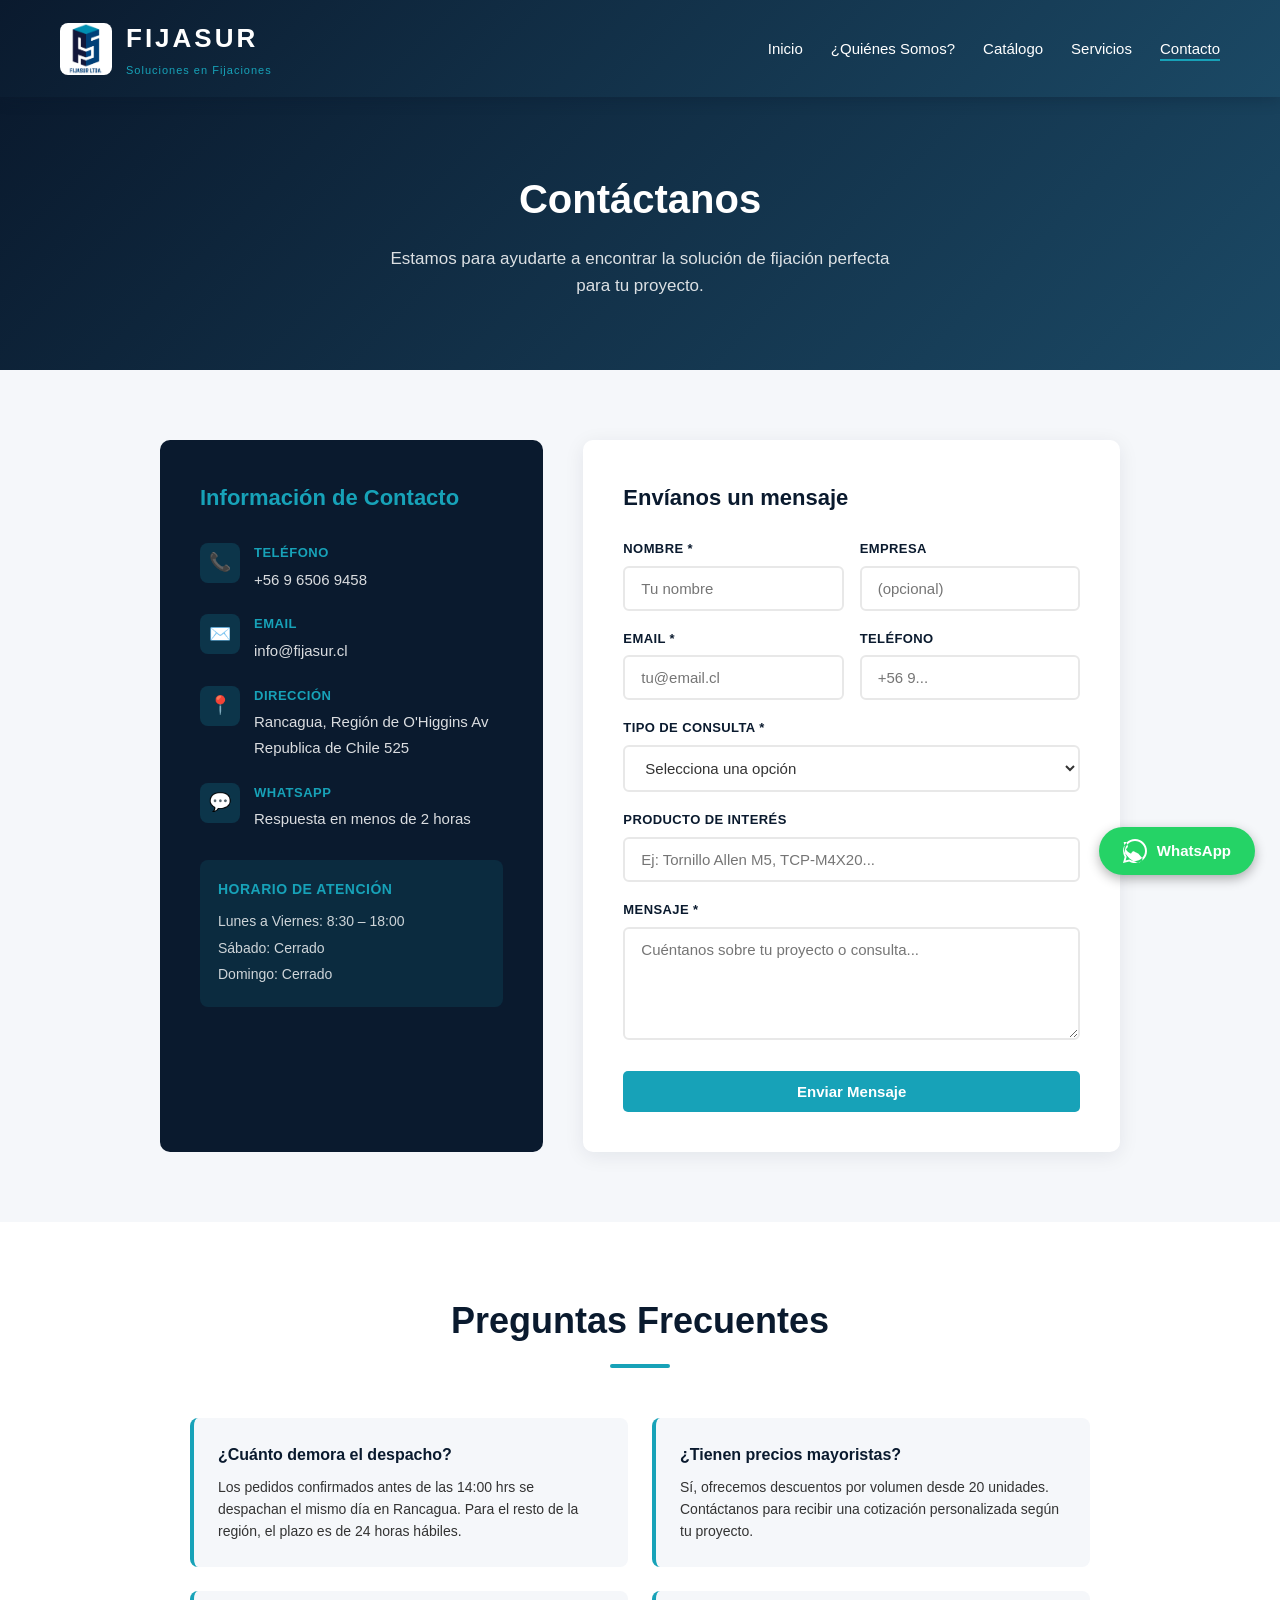
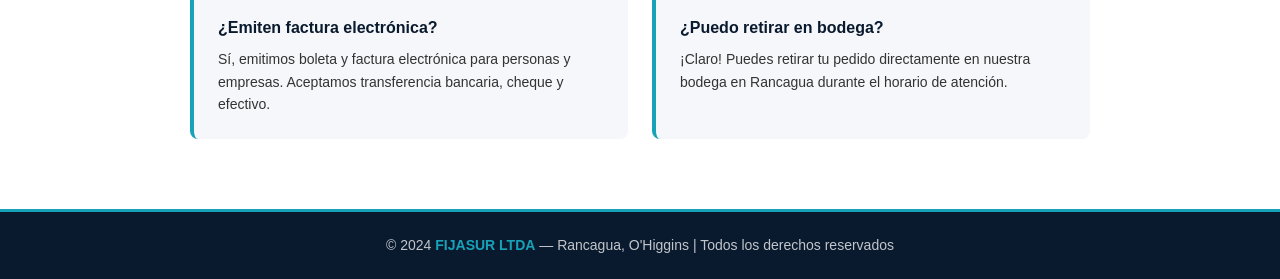
<file: contacto.html>
<!DOCTYPE html>
<html lang="es">
<head>
    <meta charset="UTF-8">
    <meta name="viewport" content="width=device-width, initial-scale=1.0">
    <meta name="description" content="Contacto FIJASUR LTDA — Rancagua, O'Higgins">
    <title>Contacto — FIJASUR LTDA</title>
    <link rel="stylesheet" href="styles.css">
    <style>
        .contacto-hero {
            background: linear-gradient(135deg, var(--azul-oscuro), var(--azul-intermedio));
            color: var(--blanco);
            padding: 70px 20px;
            text-align: center;
        }

        .contacto-hero h2 { font-size: 40px; font-weight: 700; margin-bottom: 14px; }
        .contacto-hero p { font-size: 17px; opacity: 0.85; max-width: 500px; margin: 0 auto; }

        /* Página de contacto */
        .contacto-page { background: var(--gris-claro); padding: 70px 20px; }

        .contacto-wrapper {
            display: grid;
            grid-template-columns: 1fr 1.4fr;
            gap: 40px;
            max-width: 960px;
            margin: 0 auto;
        }

        /* Panel izquierdo info */
        .info-panel {
            background: var(--azul-oscuro);
            border-radius: 10px;
            padding: 40px;
            color: var(--blanco);
        }

        .info-panel h3 {
            font-size: 22px;
            margin-bottom: 28px;
            color: var(--azul-turquesa);
            font-weight: 700;
        }

        .info-item {
            display: flex;
            align-items: flex-start;
            gap: 14px;
            margin-bottom: 22px;
        }

        .info-item .icon {
            width: 40px;
            height: 40px;
            background: rgba(23,162,184,0.2);
            border-radius: 8px;
            display: flex;
            align-items: center;
            justify-content: center;
            font-size: 18px;
            flex-shrink: 0;
        }

        .info-item .info-text strong {
            display: block;
            color: var(--azul-turquesa);
            font-size: 13px;
            text-transform: uppercase;
            letter-spacing: 0.5px;
            margin-bottom: 3px;
        }

        .info-item .info-text span { color: rgba(255,255,255,0.85); font-size: 15px; }

        .horario {
            background: rgba(23,162,184,0.12);
            border-radius: 8px;
            padding: 18px;
            margin-top: 28px;
        }

        .horario h4 { color: var(--azul-turquesa); font-size: 14px; margin-bottom: 10px; text-transform: uppercase; letter-spacing: 0.5px; }

        .horario p { color: rgba(255,255,255,0.8); font-size: 14px; margin-bottom: 4px; }

        /* Panel derecho formulario */
        .form-panel {
            background: var(--blanco);
            border-radius: 10px;
            padding: 40px;
            box-shadow: 0 4px 20px rgba(10,26,46,0.08);
        }

        .form-panel h3 {
            font-size: 22px;
            color: var(--azul-oscuro);
            margin-bottom: 24px;
            font-weight: 700;
        }

        .form-group {
            margin-bottom: 18px;
        }

        .form-group label {
            display: block;
            font-size: 13px;
            font-weight: 600;
            color: var(--azul-oscuro);
            margin-bottom: 6px;
            text-transform: uppercase;
            letter-spacing: 0.4px;
        }

        .form-group input,
        .form-group select,
        .form-group textarea {
            width: 100%;
            padding: 12px 16px;
            border: 2px solid var(--gris-medio);
            border-radius: 6px;
            font-family: inherit;
            font-size: 15px;
            color: var(--gris-oscuro);
            transition: border-color 0.3s, box-shadow 0.3s;
            background: var(--blanco);
        }

        .form-group input:focus,
        .form-group select:focus,
        .form-group textarea:focus {
            outline: none;
            border-color: var(--azul-turquesa);
            box-shadow: 0 0 0 3px rgba(23,162,184,0.12);
        }

        .form-group input.error,
        .form-group select.error,
        .form-group textarea.error {
            border-color: var(--error);
        }

        .form-row {
            display: grid;
            grid-template-columns: 1fr 1fr;
            gap: 16px;
        }

        .aviso-producto {
            background: rgba(23,162,184,0.08);
            border: 1px solid rgba(23,162,184,0.3);
            border-radius: 6px;
            padding: 12px 16px;
            font-size: 14px;
            color: var(--azul-oscuro);
            margin-bottom: 18px;
            display: none;
        }

        .aviso-producto.visible { display: block; }
        .aviso-producto strong { color: var(--azul-turquesa); }

        .success-msg {
            background: #d4edda;
            border: 1px solid #c3e6cb;
            color: #155724;
            border-radius: 6px;
            padding: 16px;
            text-align: center;
            font-size: 15px;
            display: none;
        }

        .success-msg.visible { display: block; }

        /* FAQ rápida */
        .faq { background: var(--blanco); padding: 70px 20px; }

        .faq-grid {
            display: grid;
            grid-template-columns: 1fr 1fr;
            gap: 24px;
            max-width: 900px;
            margin: 0 auto;
        }

        .faq-item {
            background: var(--gris-claro);
            border-radius: 8px;
            padding: 24px;
            border-left: 4px solid var(--azul-turquesa);
        }

        .faq-item h4 { color: var(--azul-oscuro); font-size: 16px; margin-bottom: 8px; }
        .faq-item p { color: var(--gris-oscuro); font-size: 14px; line-height: 1.6; }

        @media (max-width: 768px) {
            .contacto-wrapper { grid-template-columns: 1fr; }
            .form-row { grid-template-columns: 1fr; }
            .faq-grid { grid-template-columns: 1fr; }
        }

        /* ESTILOS DEL BOTÓN FLOTANTE DE WHATSAPP CON TEXTO */
        .whatsapp-flotante {
            position: fixed;
            bottom: 25px;
            right: 25px;
            background-color: #25D366;
            color: white;
            padding: 12px 24px;
            border-radius: 30px; /* Forma de píldora */
            display: flex;
            align-items: center;
            gap: 10px;
            font-weight: 600;
            font-size: 15px;
            text-decoration: none;
            box-shadow: 0 4px 12px rgba(0,0,0,0.3);
            z-index: 1000;
            transition: transform 0.3s ease, box-shadow 0.3s ease;
        }

        .whatsapp-flotante:hover {
            transform: translateY(-5px);
            box-shadow: 0 6px 16px rgba(0,0,0,0.4);
            color: white;
        }
    </style>
</head>
<body>

    <header class="header">
        <div class="container">
            <div class="logo-section">
                <img src="imagenes/VERIFICADO.jpg" alt="Logo FIJASUR" class="logo-img">
                <div class="brand-name">
                    <h1>FIJASUR</h1>
                    <p class="tagline">Soluciones en Fijaciones</p>
                </div>
            </div>
            <nav class="navbar">
                <button class="menu-toggle" id="menuToggle">☰</button>
                <ul class="nav-menu" id="navMenu">
                    <li><a href="index.html" class="nav-link">Inicio</a></li>
                    <li><a href="historia.html" class="nav-link">¿Quiénes Somos?</a></li>
                    <li><a href="catalogo.html" class="nav-link">Catálogo</a></li>
                    <li><a href="servicios.html" class="nav-link">Servicios</a></li>
                    <li><a href="contacto.html" class="nav-link active">Contacto</a></li>
                </ul>
            </nav>
        </div>
    </header>

    <div class="contacto-hero">
        <div class="container">
            <h2>Contáctanos</h2>
            <p>Estamos para ayudarte a encontrar la solución de fijación perfecta para tu proyecto.</p>
        </div>
    </div>

    <section class="contacto-page">
        <div class="container">
            <div class="contacto-wrapper">

                <div class="info-panel fade-in">
                    <h3>Información de Contacto</h3>

                    <div class="info-item">
                        <div class="icon">📞</div>
                        <div class="info-text">
                            <strong>Teléfono</strong>
                            <span>+56 9 6506 9458</span>
                        </div>
                    </div>

                    <div class="info-item">
                        <div class="icon">✉️</div>
                        <div class="info-text">
                            <strong>Email</strong>
                            <span>info@fijasur.cl</span>
                        </div>
                    </div>

                    <div class="info-item">
                        <div class="icon">📍</div>
                        <div class="info-text">
                            <strong>Dirección</strong>
                            <span>Rancagua, Región de O'Higgins Av Republica de Chile 525</span>
                        </div>
                    </div>

                    <div class="info-item">
                        <div class="icon">💬</div>
                        <div class="info-text">
                            <strong>WhatsApp</strong>
                            <span>Respuesta en menos de 2 horas</span>
                        </div>
                    </div>

                    <div class="horario">
                        <h4>Horario de atención</h4>
                        <p>Lunes a Viernes: 8:30 – 18:00</p>
                        <p>Sábado: Cerrado</p>
                        <p>Domingo: Cerrado</p>
                    </div>
                </div>

                <div class="form-panel fade-in-delay">
                    <h3>Envíanos un mensaje</h3>

                    <div class="aviso-producto" id="avisoProd">
                        Cotizando: <strong id="nombreProducto"></strong> — completa el formulario y te respondemos pronto.
                    </div>

                    <div class="success-msg" id="successMsg">
                        ✅ ¡Gracias por tu mensaje! Nos pondremos en contacto contigo a la brevedad.
                    </div>

                    <form id="contactForm" action="https://formspree.io/f/xrevdlwl" method="POST" novalidate>
                        <div class="form-row">
                            <div class="form-group">
                                <label for="nombre">Nombre *</label>
                                <input type="text" id="nombre" name="nombre" placeholder="Tu nombre" required />
                            </div>
                            <div class="form-group">
                                <label for="empresa">Empresa</label>
                                <input type="text" id="empresa" name="empresa" placeholder="(opcional)" />
                            </div>
                        </div>

                        <div class="form-row">
                            <div class="form-group">
                                <label for="email">Email *</label>
                                <input type="email" id="email" name="email" placeholder="tu@email.cl" required />
                            </div>
                            <div class="form-group">
                                <label for="telefono">Teléfono</label>
                                <input type="tel" id="telefono" name="telefono" placeholder="+56 9..." />
                            </div>
                        </div>

                        <div class="form-group">
                            <label for="asunto">Tipo de consulta *</label>
                            <select id="asunto" name="asunto" required>
                                <option value="">Selecciona una opción</option>
                                <option value="cotizacion">Solicitar cotización</option>
                                <option value="stock">Consulta de stock</option>
                                <option value="tecnico">Asesoría técnica</option>
                                <option value="despacho">Información de despacho</option>
                                <option value="otro">Otro</option>
                            </select>
                        </div>

                        <div class="form-group">
                            <label for="producto">Producto de interés</label>
                            <input type="text" id="producto" name="producto" placeholder="Ej: Tornillo Allen M5, TCP-M4X20..." />
                        </div>

                        <div class="form-group">
                            <label for="mensaje">Mensaje *</label>
                            <textarea id="mensaje" name="mensaje" rows="5" placeholder="Cuéntanos sobre tu proyecto o consulta..." required></textarea>
                        </div>

                        <button type="submit" id="btnSubmit" class="btn btn-primary" style="width:100%;margin-top:6px;">Enviar Mensaje</button>
                    </form>
                </div>

            </div>
        </div>
    </section>

    <section class="faq">
        <div class="container">
            <h2 class="section-title">Preguntas Frecuentes</h2>
            <div class="faq-grid">
                <div class="faq-item">
                    <h4>¿Cuánto demora el despacho?</h4>
                    <p>Los pedidos confirmados antes de las 14:00 hrs se despachan el mismo día en Rancagua. Para el resto de la región, el plazo es de 24 horas hábiles.</p>
                </div>
                <div class="faq-item">
                    <h4>¿Tienen precios mayoristas?</h4>
                    <p>Sí, ofrecemos descuentos por volumen desde 20 unidades. Contáctanos para recibir una cotización personalizada según tu proyecto.</p>
                </div>
                <div class="faq-item">
                    <h4>¿Emiten factura electrónica?</h4>
                    <p>Sí, emitimos boleta y factura electrónica para personas y empresas. Aceptamos transferencia bancaria, cheque y efectivo.</p>
                </div>
                <div class="faq-item">
                    <h4>¿Puedo retirar en bodega?</h4>
                    <p>¡Claro! Puedes retirar tu pedido directamente en nuestra bodega en Rancagua durante el horario de atención.</p>
                </div>
            </div>
        </div>
    </section>

    <footer class="footer">
        <div class="container">
            <p>&copy; 2024 <strong>FIJASUR LTDA</strong> — Rancagua, O'Higgins | Todos los derechos reservados</p>
        </div>
    </footer>

    <a href="https://wa.me/56934570619?text=Hola,%20estoy%20en%20la%20secci%C3%B3n%20de%20contacto%20de%20FIJASUR%20y%20me%20gustar%C3%ADa%20hacer%20una%20consulta." class="whatsapp-flotante" target="_blank" rel="noopener noreferrer" aria-label="Chat en WhatsApp">
        <svg viewBox="0 0 32 32" width="24" height="24">
            <path fill="currentColor" d="M16.05 32h-.05c-2.68 0-5.32-.72-7.66-2.09L0 32l2.2-8.11A15.86 15.86 0 0 1 .1 15.95C.1 7.15 7.25 0 16.05 0s15.95 7.15 15.95 15.95S24.85 32 16.05 32zM8.53 27.24l.53.31a13.3 13.3 0 0 0 6.94 1.95c7.37 0 13.36-5.99 13.36-13.36S23.37 2.78 16 2.78 2.64 8.77 2.64 16.14c0 2.45.66 4.82 1.91 6.89l.34.56L3.5 28.5l5.03-1.26zm12.35-7.39c-.19-.31-.72-.5-1.5-.88s-4.63-2.28-5.34-2.54-.88-.25-1.25.31c-.38.56-1.44 1.81-1.75 2.19s-.63.44-1.41.06a10.9 10.9 0 0 1-3.21-1.98 12.06 12.06 0 0 1-2.22-2.75c-.31-.54-.03-.83.36-1.22.36-.36.75-.88 1.13-1.31.38-.44.5-.75.75-1.25s.13-.94-.06-1.31c-.19-.38-1.25-3.03-1.72-4.14-.45-1.08-.92-1.04-1.25-1.04-.31 0-.69-.02-1.06-.02s-1.03.14-1.56.72C3.12 9.42 1.5 10.95 1.5 14c0 3.03 2.13 5.97 2.44 6.38.31.41 4.34 6.63 10.5 9.28 1.47.64 2.61 1.02 3.51 1.3.1.03.19.06.29.08 1.34.28 2.56.25 3.53.13 1.08-.14 3.34-1.38 3.81-2.72s.47-2.47.33-2.72z"/>
        </svg>
        WhatsApp
    </a>

    <script src="data.js"></script>
    <script>
        document.addEventListener('DOMContentLoaded', () => {
            // Función para leer parámetros de la URL
            function getUrlParam(key) {
                return new URLSearchParams(window.location.search).get(key);
            }

            // Pre-llenar producto si viene de detalle.html
            const productoParam = getUrlParam('producto');
            if (productoParam) {
                document.getElementById('producto').value = productoParam;
                document.getElementById('nombreProducto').textContent = productoParam;
                document.getElementById('avisoProd').classList.add('visible');
                document.getElementById('asunto').value = 'cotizacion';
            }

            // Formulario conectado a Formspree usando Fetch
            const form = document.getElementById('contactForm');
            form.addEventListener('submit', async (e) => {
                e.preventDefault(); 

                // Validación simple
                let valido = true;
                ['nombre', 'email', 'asunto', 'mensaje'].forEach(id => {
                    const el = document.getElementById(id);
                    if (!el.value.trim()) {
                        el.classList.add('error');
                        valido = false;
                    } else {
                        el.classList.remove('error');
                    }
                });

                if (!valido) {
                    alert("Por favor, completa los campos obligatorios marcados en rojo.");
                    return;
                }

                // Cambiar el texto del botón mientras envía
                const btnSubmit = document.getElementById('btnSubmit');
                const btnOriginalText = btnSubmit.textContent;
                btnSubmit.textContent = "Enviando...";
                btnSubmit.disabled = true;

                // Enviar datos
                const formData = new FormData(form);
                
                try {
                    const response = await fetch('https://formspree.io/f/xrevdlwl', {
                        method: 'POST',
                        body: formData,
                        headers: {
                            'Accept': 'application/json'
                        }
                    });

                    if (response.ok) {
                        form.style.display = 'none';
                        const aviso = document.getElementById('avisoProd');
                        if(aviso) aviso.style.display = 'none';
                        document.getElementById('successMsg').classList.add('visible');
                        form.reset(); 
                    } else {
                        alert("Hubo un problema al enviar tu mensaje. Intenta de nuevo.");
                        btnSubmit.textContent = btnOriginalText;
                        btnSubmit.disabled = false;
                    }
                } catch (error) {
                    alert("Error de conexión. Revisa tu internet e intenta nuevamente.");
                    btnSubmit.textContent = btnOriginalText;
                    btnSubmit.disabled = false;
                }
            });

            // Quitar el borde rojo al escribir
            document.querySelectorAll('input, select, textarea').forEach(el => {
                el.addEventListener('input', () => el.classList.remove('error'));
            });
        });
    </script>
</body>
</html>
</file>
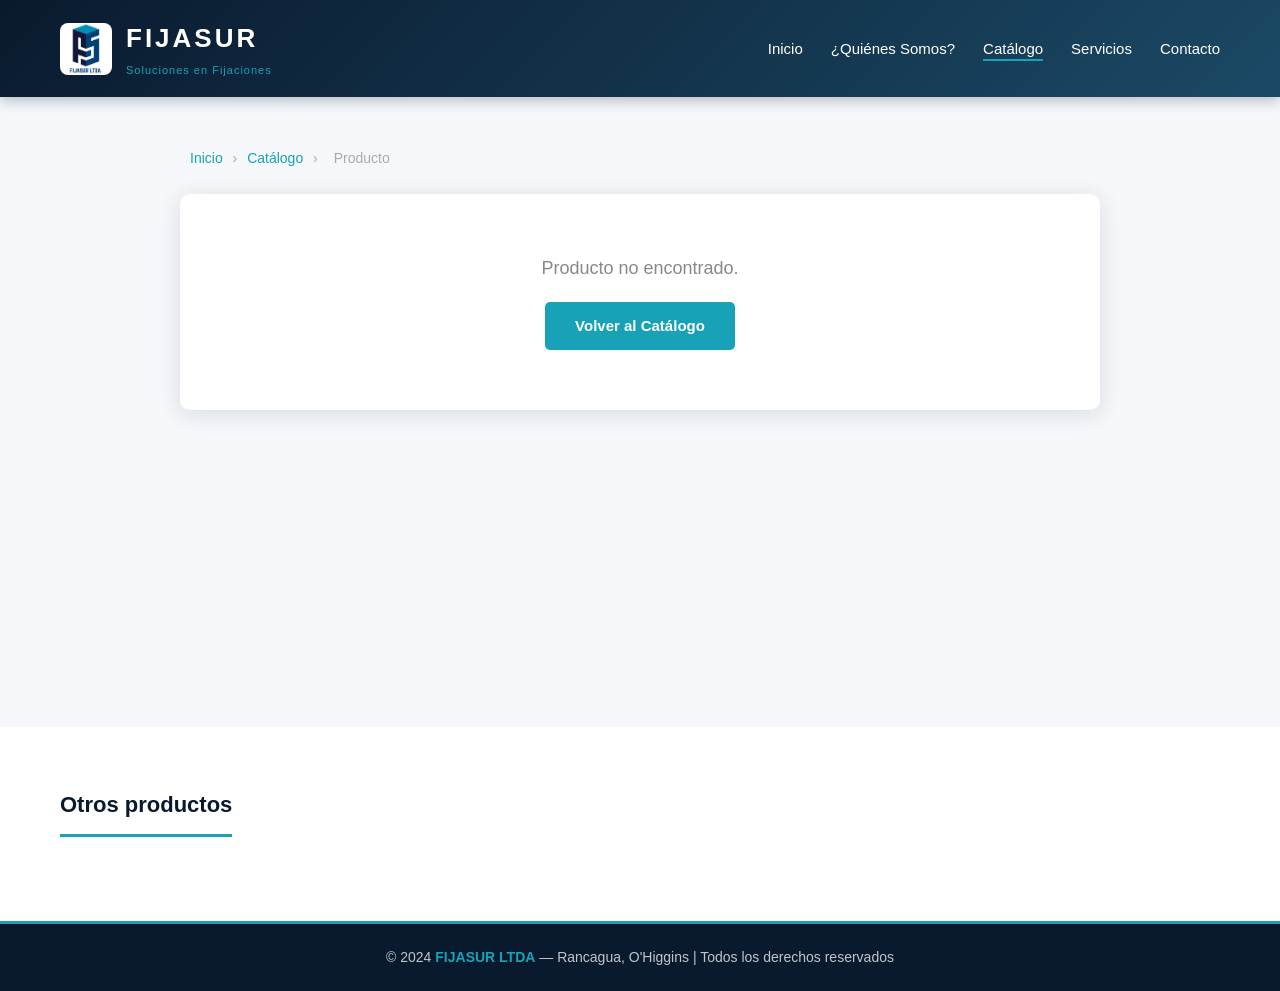
<file: detalle.html>
<!DOCTYPE html>
<html lang="es">
<head>
    <meta charset="UTF-8">
    <meta name="viewport" content="width=device-width, initial-scale=1.0">
    <title>Ficha de Producto — FIJASUR LTDA</title>
    <link rel="stylesheet" href="styles.css">
    <style>
        .detalle-page { padding: 50px 20px 80px; background: var(--gris-claro); min-height: 70vh; }

        .detalle-card {
            background: var(--blanco);
            border-radius: 10px;
            overflow: hidden;
            box-shadow: 0 4px 24px rgba(10,26,46,0.12);
            display: grid;
            grid-template-columns: 1fr 1.4fr;
            max-width: 920px;
            margin: 0 auto;
        }

        .detalle-imagen {
            background: linear-gradient(135deg, var(--azul-intermedio), var(--azul-turquesa));
            display: flex;
            align-items: center;
            justify-content: center;
            font-size: 110px;
            min-height: 340px;
            flex-direction: column;
            gap: 16px;
        }

        .detalle-imagen .tornillo-code-big {
            background: rgba(255,255,255,0.15);
            color: #fff;
            padding: 6px 16px;
            border-radius: 4px;
            font-size: 13px;
            font-weight: 700;
            letter-spacing: 1px;
        }

        .detalle-info { padding: 40px; }

        .detalle-info .tornillo-code {
            background: var(--gris-claro);
            margin-bottom: 10px;
            font-size: 12px;
        }

        .detalle-info h2 {
            font-size: 26px;
            color: var(--azul-oscuro);
            margin-bottom: 10px;
            line-height: 1.3;
        }

        .detalle-price {
            font-size: 28px;
            color: var(--azul-turquesa);
            font-weight: 700;
            margin-bottom: 6px;
            display: block;
        }

        .detalle-price small {
            font-size: 14px;
            font-weight: 400;
            color: #888;
        }

        .detalle-meta {
            border-top: 1px solid var(--gris-medio);
            border-bottom: 1px solid var(--gris-medio);
            padding: 16px 0;
            margin: 18px 0;
            display: flex;
            flex-direction: column;
            gap: 8px;
        }

        .detalle-meta .meta-row {
            display: flex;
            gap: 10px;
            font-size: 15px;
        }

        .meta-row strong { color: var(--azul-oscuro); min-width: 100px; }
        .meta-row span { color: var(--gris-oscuro); }

        .detalle-desc {
            color: var(--gris-oscuro);
            font-size: 15px;
            line-height: 1.7;
            margin-bottom: 18px;
        }

        .specs-title {
            font-weight: 700;
            color: var(--azul-oscuro);
            margin-bottom: 10px;
            font-size: 15px;
        }

        .specs-list {
            list-style: none;
            margin-bottom: 28px;
        }

        .specs-list li {
            color: var(--gris-oscuro);
            font-size: 14px;
            padding: 5px 0 5px 20px;
            position: relative;
            border-bottom: 1px solid var(--gris-claro);
        }

        .specs-list li::before {
            content: '→';
            position: absolute;
            left: 0;
            color: var(--azul-turquesa);
            font-weight: 700;
        }

        .detalle-acciones { display: flex; gap: 12px; flex-wrap: wrap; }

        /* Productos relacionados */
        .relacionados { padding: 60px 20px; background: var(--blanco); }
        .relacionados h3 {
            font-size: 22px;
            color: var(--azul-oscuro);
            margin-bottom: 24px;
            padding-bottom: 12px;
            border-bottom: 3px solid var(--azul-turquesa);
            display: inline-block;
        }

        .relacionados-grid {
            display: grid;
            grid-template-columns: repeat(auto-fill, minmax(220px, 1fr));
            gap: 20px;
        }

        .rel-card {
            background: var(--gris-claro);
            border-radius: 8px;
            padding: 20px;
            border-left: 4px solid var(--azul-turquesa);
            display: block;
            transition: all 0.3s ease;
            color: inherit;
            text-decoration: none;
        }

        .rel-card:hover { transform: translateY(-4px); box-shadow: 0 6px 16px rgba(10,26,46,0.12); }
        .rel-card .rel-icon { font-size: 28px; margin-bottom: 8px; }
        .rel-card h4 { color: var(--azul-oscuro); font-size: 14px; margin-bottom: 4px; }
        .rel-card .price { font-size: 15px; }
        .rel-card .btn-ver-mas { 
            font-size: 12px; 
            display: inline-block;
            background: var(--azul-oscuro);
            color: white;
            padding: 6px 12px;
            border-radius: 4px;
            margin-top: 5px;
        }

        @media (max-width: 700px) {
            .detalle-card { grid-template-columns: 1fr; }
            .detalle-imagen { min-height: 180px; font-size: 72px; }
            .detalle-info { padding: 24px 18px; }
        }
    </style>
</head>
<body>

    <header class="header">
        <div class="container">
            <div class="logo-section">
                <img src="imagenes/VERIFICADO.jpg" alt="Logo FIJASUR" class="logo-img">
                <div class="brand-name">
                    <h1>FIJASUR</h1>
                    <p class="tagline">Soluciones en Fijaciones</p>
                </div>
            </div>
            <nav class="navbar">
                <button class="menu-toggle" id="menuToggle">☰</button>
                <ul class="nav-menu" id="navMenu">
                    <li><a href="index.html" class="nav-link">Inicio</a></li>
                    <li><a href="historia.html" class="nav-link">¿Quiénes Somos?</a></li>
                    <li><a href="catalogo.html" class="nav-link active">Catálogo</a></li>
                    <li><a href="servicios.html" class="nav-link">Servicios</a></li>
                    <li><a href="contacto.html" class="nav-link">Contacto</a></li>
                </ul>
            </nav>
        </div>
    </header>

    <div class="detalle-page">
        <div class="container">

            <div class="breadcrumb">
                <a href="index.html">Inicio</a>
                <span>›</span>
                <a href="catalogo.html">Catálogo</a>
                <span>›</span>
                <span id="breadcrumbNombre">Producto</span>
            </div>

            <div class="detalle-card fade-in" id="detalleCard">
                </div>

        </div>
    </div>

    <section class="relacionados">
        <div class="container">
            <h3>Otros productos</h3>
            <div class="relacionados-grid" id="relacionadosGrid"></div>
        </div>
    </section>

    <footer class="footer">
        <div class="container">
            <p>&copy; 2024 <strong>FIJASUR LTDA</strong> — Rancagua, O'Higgins | Todos los derechos reservados</p>
        </div>
    </footer>

    <script src="data.js"></script>
    <script>
        document.addEventListener('DOMContentLoaded', () => {
            const id = parseInt(getUrlParam('id'));
            const producto = tornillos.find(t => t.id === id);

            if (!producto) {
                document.getElementById('detalleCard').innerHTML = `
                    <div style="padding:60px;text-align:center;grid-column:1/-1">
                        <p style="font-size:18px;color:#888;">Producto no encontrado.</p>
                        <a href="catalogo.html" class="btn btn-primary" style="margin-top:20px">Volver al Catálogo</a>
                    </div>`;
                return;
            }

            // Breadcrumb
            document.title = `${producto.nombre} — FIJASUR LTDA`;
            document.getElementById('breadcrumbNombre').textContent = producto.nombre;

            // Badge stock
            const stockLabel = producto.stock === 'disponible' ? 'En stock' : 'Bajo stock';

            // Specs HTML
            const specsHtml = producto.specs.map(s => `<li>${s}</li>`).join('');

            // Validamos la imagen para el detalle
            const imagenDetalle = producto.imagen && !producto.imagen.includes('default.png')
                ? `<img src="${producto.imagen}" alt="${producto.nombre}" style="width: 100%; height: 100%; object-fit: contain; max-height: 340px;">`
                : `<span style="font-size:100px">🔩</span><span class="tornillo-code-big">${producto.codigo}</span>`;
            
            const estiloFondoDetalle = producto.imagen && !producto.imagen.includes('default.png') ? 'background: #fff; border-right: 1px solid #eee;' : '';

            document.getElementById('detalleCard').innerHTML = `
                <div class="detalle-imagen" style="${estiloFondoDetalle}">
                    ${imagenDetalle}
                </div>
                <div class="detalle-info">
                    <h2>${producto.nombre}</h2>
                    ${producto.precio ? `<span class="detalle-price">${producto.precio}</span>` : ''}

                    <div class="detalle-meta">
                        <div class="meta-row"><strong>Código:</strong><span>${producto.codigo}</span></div>
                        <div class="meta-row"><strong>Tamaño:</strong><span>${producto.tamaño}</span></div>
                        <div class="meta-row"><strong>Material:</strong><span>${producto.material}</span></div>
                    </div>

                    <p class="detalle-desc">${producto.descripcion}</p>

                    <p class="specs-title">Especificaciones técnicas:</p>
                    <ul class="specs-list">${specsHtml}</ul>

                    <div class="detalle-acciones">
                        <a href="contacto.html?producto=${encodeURIComponent(producto.nombre)}" class="btn btn-primary">Solicitar Cotización</a>
                        <a href="catalogo.html" class="btn btn-secondary">← Volver al Catálogo</a>
                    </div>
                </div>
            `;

            // Relacionados (otros productos de forma aleatoria)
            // 1. Filtramos para no mostrar el producto actual
            const otrosProductos = tornillos.filter(t => t.id !== id);
            
            // 2. Ordenamos el array al azar (Math.random) y tomamos solo los primeros 4 (.slice)
            const relacionadosAleatorios = otrosProductos.sort(() => 0.5 - Math.random()).slice(0, 4);
            
            const relGrid = document.getElementById('relacionadosGrid');
            relacionadosAleatorios.forEach(r => {
                const card = document.createElement('a');
                card.href = `detalle.html?id=${r.id}`;
                card.className = 'rel-card';
                
                // Generamos la imagen o el icono de repuesto
                const relImagen = r.imagen && !r.imagen.includes('default.png') 
                    ? `<div style="height: 100px; display: flex; align-items: center; justify-content: center; margin-bottom: 15px; background: #fff; border-radius: 4px; overflow: hidden;">
                         <img src="${r.imagen}" alt="${r.nombre}" style="max-height: 100%; max-width: 100%; object-fit: contain;">
                       </div>`
                    : `<div class="rel-icon" style="text-align: center; margin-bottom: 15px;">🔩</div>`;

                card.innerHTML = `
                    ${relImagen}
                    <h4>${r.nombre}</h4>
                    <p style="font-size:12px;color:#888;margin:4px 0 8px;">${r.codigo}</p>
                    <span class="btn-ver-mas">Ver →</span>
                `;
                relGrid.appendChild(card);
            });
        });
    </script>
</body>
</html>
</file>
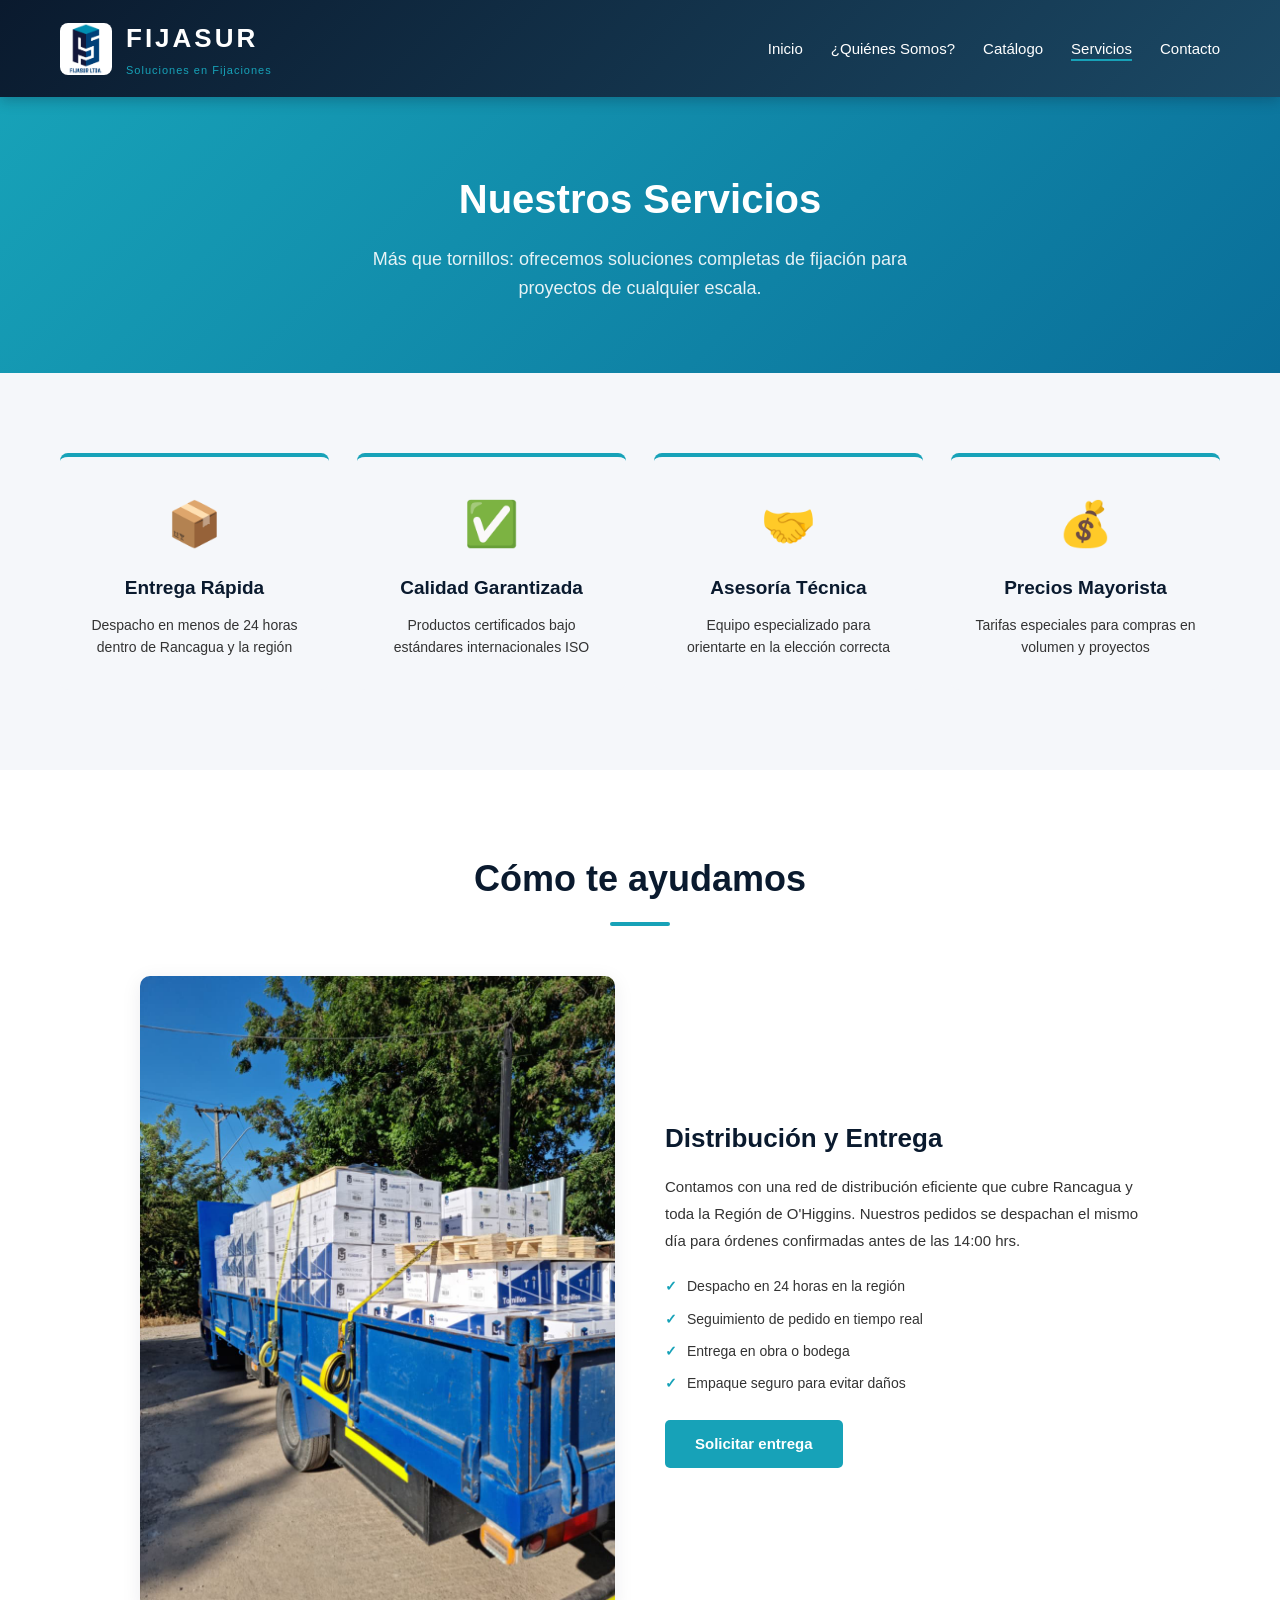
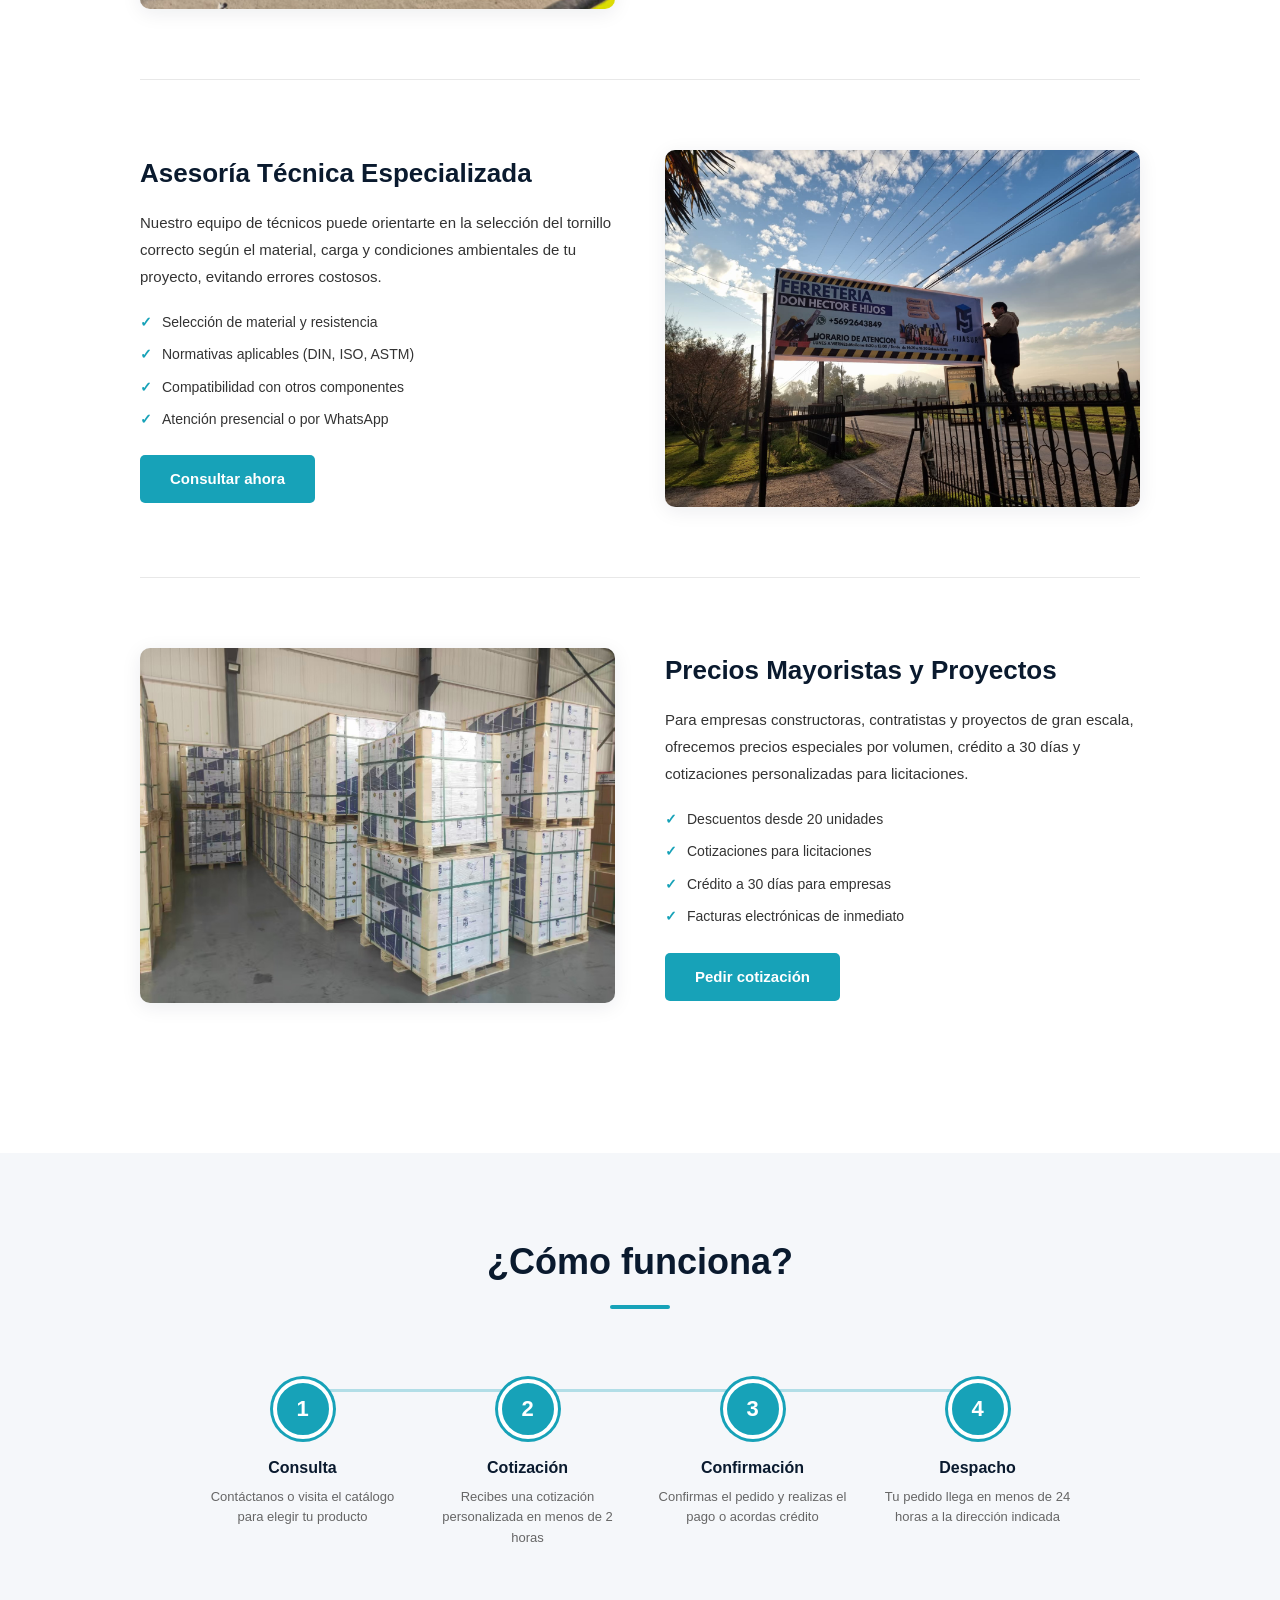
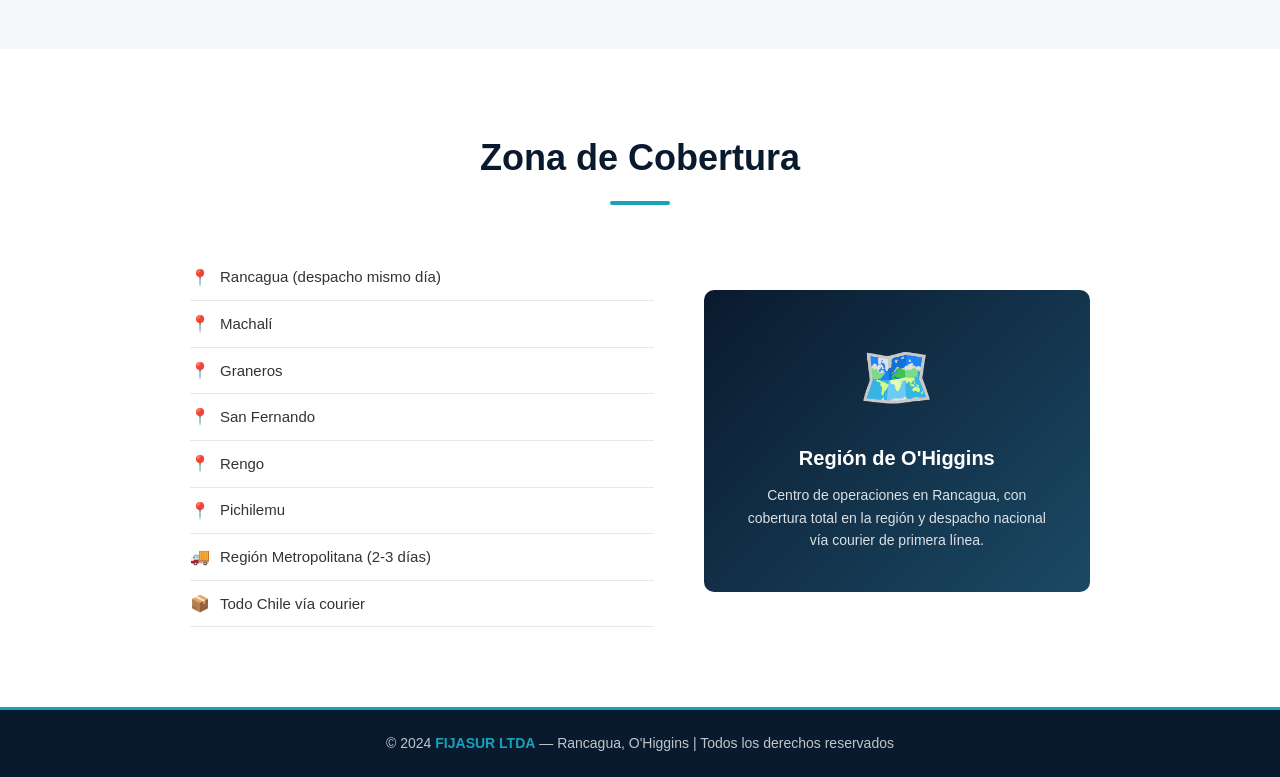
<file: servicios.html>
<!DOCTYPE html>
<html lang="es">
<head>
    <meta charset="UTF-8">
    <meta name="viewport" content="width=device-width, initial-scale=1.0">
    <meta name="description" content="Servicios de FIJASUR LTDA — Entrega, asesoría técnica y distribución en Rancagua">
    <title>Servicios — FIJASUR LTDA</title>
    <link rel="stylesheet" href="styles.css">
    <style>
        .servicios-hero {
            background: linear-gradient(135deg, var(--azul-turquesa), var(--azul-claro));
            color: var(--blanco);
            padding: 70px 20px;
            text-align: center;
        }

        .servicios-hero h2 { font-size: 40px; font-weight: 700; margin-bottom: 14px; }
        .servicios-hero p { font-size: 18px; opacity: 0.9; max-width: 580px; margin: 0 auto; }

        /* Servicios principales */
        .servicios-principales { background: var(--blanco); padding: 80px 20px; }

        .servicio-detalle {
            display: grid;
            grid-template-columns: 1fr 1fr;
            gap: 50px;
            align-items: center;
            max-width: 1000px;
            margin: 0 auto 70px auto;
            padding-bottom: 70px;
            border-bottom: 1px solid var(--gris-medio);
        }

        .servicio-detalle:last-child { border-bottom: none; margin-bottom: 0; }

        .servicio-detalle.reverse { direction: rtl; }
        .servicio-detalle.reverse > * { direction: ltr; }

        /* MODIFICADO PARA IMÁGENES */
        .servicio-visual {
            background: var(--gris-claro);
            border-radius: 10px;
            overflow: hidden; /* Mantiene los bordes redondeados en la imagen */
            display: flex;
            min-height: 280px; /* Altura ideal para las fotos */
            box-shadow: 0 4px 20px rgba(10,26,46,0.08); /* Sombra elegante */
        }

        .servicio-visual img {
            width: 100%;
            height: 100%;
            object-fit: cover; /* Llena el espacio sin deformar la foto */
            transition: transform 0.3s ease;
        }

        .servicio-visual:hover img {
            transform: scale(1.05); /* Pequeño efecto zoom al pasar el mouse */
        }

        .servicio-texto h3 {
            font-size: 26px;
            color: var(--azul-oscuro);
            margin-bottom: 14px;
            font-weight: 700;
        }

        .servicio-texto p {
            color: var(--gris-oscuro);
            font-size: 15px;
            line-height: 1.8;
            margin-bottom: 16px;
        }

        .servicio-puntos { list-style: none; margin-bottom: 20px; }
        .servicio-puntos li {
            color: var(--gris-oscuro);
            font-size: 14px;
            padding: 5px 0 5px 22px;
            position: relative;
        }
        .servicio-puntos li::before {
            content: '✓';
            position: absolute;
            left: 0;
            color: var(--azul-turquesa);
            font-weight: 700;
        }

        /* Proceso */
        .proceso { background: var(--gris-claro); padding: 80px 20px; }

        .proceso-steps {
            display: grid;
            grid-template-columns: repeat(auto-fit, minmax(200px, 1fr));
            gap: 0;
            max-width: 900px;
            margin: 0 auto;
            position: relative;
        }

        .proceso-steps::before {
            content: '';
            position: absolute;
            top: 30px;
            left: 10%;
            right: 10%;
            height: 3px;
            background: var(--azul-turquesa);
            opacity: 0.3;
            z-index: 0;
        }

        .step {
            text-align: center;
            padding: 20px 16px;
            position: relative;
            z-index: 1;
        }

        .step-num {
            width: 60px;
            height: 60px;
            background: var(--azul-turquesa);
            color: var(--blanco);
            border-radius: 50%;
            display: flex;
            align-items: center;
            justify-content: center;
            font-size: 22px;
            font-weight: 700;
            margin: 0 auto 16px auto;
            border: 4px solid var(--blanco);
            box-shadow: 0 0 0 3px var(--azul-turquesa);
        }

        .step h4 { color: var(--azul-oscuro); font-size: 16px; margin-bottom: 6px; }
        .step p { color: #666; font-size: 13px; }

        /* Zonas de despacho */
        .cobertura { background: var(--blanco); padding: 80px 20px; }

        .cobertura-content {
            display: grid;
            grid-template-columns: 1.2fr 1fr;
            gap: 50px;
            align-items: center;
            max-width: 900px;
            margin: 0 auto;
        }

        .cobertura-lista { list-style: none; }
        .cobertura-lista li {
            padding: 10px 0;
            border-bottom: 1px solid var(--gris-medio);
            color: var(--gris-oscuro);
            display: flex;
            align-items: center;
            gap: 10px;
            font-size: 15px;
        }

        .cobertura-lista .zona-icon { font-size: 16px; }

        .cobertura-visual {
            background: linear-gradient(135deg, var(--azul-oscuro), var(--azul-intermedio));
            border-radius: 10px;
            padding: 40px;
            color: var(--blanco);
            text-align: center;
        }

        .cobertura-visual .big-icon { font-size: 60px; margin-bottom: 16px; }
        .cobertura-visual h4 { font-size: 20px; margin-bottom: 10px; }
        .cobertura-visual p { font-size: 14px; opacity: 0.85; }

        @media (max-width: 768px) {
            .servicio-detalle,
            .servicio-detalle.reverse { grid-template-columns: 1fr; direction: ltr; }
            .cobertura-content { grid-template-columns: 1fr; }
            .proceso-steps::before { display: none; }
        }
    </style>
</head>
<body>

    <!-- HEADER -->
    <header class="header">
        <div class="container">
            <div class="logo-section">
                <img src="imagenes/VERIFICADO.jpg" alt="Logo FIJASUR" class="logo-img">
                <div class="brand-name">
                    <h1>FIJASUR</h1>
                    <p class="tagline">Soluciones en Fijaciones</p>
                </div>
            </div>
            <nav class="navbar">
                <button class="menu-toggle" id="menuToggle">☰</button>
                <ul class="nav-menu" id="navMenu">
                    <li><a href="index.html" class="nav-link">Inicio</a></li>
                    <li><a href="historia.html" class="nav-link">¿Quiénes Somos?</a></li>
                    <li><a href="catalogo.html" class="nav-link">Catálogo</a></li>
                    <li><a href="servicios.html" class="nav-link active">Servicios</a></li>
                    <li><a href="contacto.html" class="nav-link">Contacto</a></li>
                </ul>
            </nav>
        </div>
    </header>

    <!-- HERO -->
    <div class="servicios-hero">
        <div class="container">
            <h2>Nuestros Servicios</h2>
            <p>Más que tornillos: ofrecemos soluciones completas de fijación para proyectos de cualquier escala.</p>
        </div>
    </div>

    <!-- TARJETAS RÁPIDAS -->
    <section class="servicios" style="background:var(--gris-claro);">
        <div class="container">
            <div class="servicios-grid">
                <div class="servicio-card">
                    <div class="servicio-icon">📦</div>
                    <h3>Entrega Rápida</h3>
                    <p>Despacho en menos de 24 horas dentro de Rancagua y la región</p>
                </div>
                <div class="servicio-card">
                    <div class="servicio-icon">✅</div>
                    <h3>Calidad Garantizada</h3>
                    <p>Productos certificados bajo estándares internacionales ISO</p>
                </div>
                <div class="servicio-card">
                    <div class="servicio-icon">🤝</div>
                    <h3>Asesoría Técnica</h3>
                    <p>Equipo especializado para orientarte en la elección correcta</p>
                </div>
                <div class="servicio-card">
                    <div class="servicio-icon">💰</div>
                    <h3>Precios Mayorista</h3>
                    <p>Tarifas especiales para compras en volumen y proyectos</p>
                </div>
            </div>
        </div>
    </section>

    <!-- SERVICIOS DETALLADOS (AHORA CON IMÁGENES) -->
    <section class="servicios-principales">
        <div class="container">
            <h2 class="section-title">Cómo te ayudamos</h2>

            <!-- Servicio 1 -->
            <div class="servicio-detalle">
                <div class="servicio-visual">
                    <!-- Puedes cambiar esta ruta por la imagen que prefieras -->
                    <img src="imagenes/FurgonCargado.jpeg" alt="Despacho FIJASUR">
                </div>
                <div class="servicio-texto">
                    <h3>Distribución y Entrega</h3>
                    <p>Contamos con una red de distribución eficiente que cubre Rancagua y toda la Región de O'Higgins. Nuestros pedidos se despachan el mismo día para órdenes confirmadas antes de las 14:00 hrs.</p>
                    <ul class="servicio-puntos">
                        <li>Despacho en 24 horas en la región</li>
                        <li>Seguimiento de pedido en tiempo real</li>
                        <li>Entrega en obra o bodega</li>
                        <li>Empaque seguro para evitar daños</li>
                    </ul>
                    <a href="contacto.html" class="btn btn-primary">Solicitar entrega</a>
                </div>
            </div>

            <!-- Servicio 2 -->
            <div class="servicio-detalle reverse">
                <div class="servicio-visual">
                    <!-- Puedes cambiar esta ruta por la imagen que prefieras -->
                    <img src="imagenes/ferreteriaDonHector.jpeg" alt="Asesoría Técnica">
                </div>
                <div class="servicio-texto">
                    <h3>Asesoría Técnica Especializada</h3>
                    <p>Nuestro equipo de técnicos puede orientarte en la selección del tornillo correcto según el material, carga y condiciones ambientales de tu proyecto, evitando errores costosos.</p>
                    <ul class="servicio-puntos">
                        <li>Selección de material y resistencia</li>
                        <li>Normativas aplicables (DIN, ISO, ASTM)</li>
                        <li>Compatibilidad con otros componentes</li>
                        <li>Atención presencial o por WhatsApp</li>
                    </ul>
                    <a href="contacto.html" class="btn btn-primary">Consultar ahora</a>
                </div>
            </div>

            <!-- Servicio 3 -->
            <div class="servicio-detalle">
                <div class="servicio-visual">
                    <!-- Puedes cambiar esta ruta por la imagen que prefieras -->
                    <img src="imagenes/PaletFijaSur.jpeg" alt="Ventas por mayor">
                </div>
                <div class="servicio-texto">
                    <h3>Precios Mayoristas y Proyectos</h3>
                    <p>Para empresas constructoras, contratistas y proyectos de gran escala, ofrecemos precios especiales por volumen, crédito a 30 días y cotizaciones personalizadas para licitaciones.</p>
                    <ul class="servicio-puntos">
                        <li>Descuentos desde 20 unidades</li>
                        <li>Cotizaciones para licitaciones</li>
                        <li>Crédito a 30 días para empresas</li>
                        <li>Facturas electrónicas de inmediato</li>
                    </ul>
                    <a href="contacto.html" class="btn btn-primary">Pedir cotización</a>
                </div>
            </div>
        </div>
    </section>

    <!-- PROCESO -->
    <section class="proceso">
        <div class="container">
            <h2 class="section-title">¿Cómo funciona?</h2>
            <div class="proceso-steps">
                <div class="step">
                    <div class="step-num">1</div>
                    <h4>Consulta</h4>
                    <p>Contáctanos o visita el catálogo para elegir tu producto</p>
                </div>
                <div class="step">
                    <div class="step-num">2</div>
                    <h4>Cotización</h4>
                    <p>Recibes una cotización personalizada en menos de 2 horas</p>
                </div>
                <div class="step">
                    <div class="step-num">3</div>
                    <h4>Confirmación</h4>
                    <p>Confirmas el pedido y realizas el pago o acordas crédito</p>
                </div>
                <div class="step">
                    <div class="step-num">4</div>
                    <h4>Despacho</h4>
                    <p>Tu pedido llega en menos de 24 horas a la dirección indicada</p>
                </div>
            </div>
        </div>
    </section>

    <!-- COBERTURA -->
    <section class="cobertura">
        <div class="container">
            <h2 class="section-title">Zona de Cobertura</h2>
            <div class="cobertura-content">
                <div>
                    <ul class="cobertura-lista">
                        <li><span class="zona-icon">📍</span> Rancagua (despacho mismo día)</li>
                        <li><span class="zona-icon">📍</span> Machalí</li>
                        <li><span class="zona-icon">📍</span> Graneros</li>
                        <li><span class="zona-icon">📍</span> San Fernando</li>
                        <li><span class="zona-icon">📍</span> Rengo</li>
                        <li><span class="zona-icon">📍</span> Pichilemu</li>
                        <li><span class="zona-icon">🚚</span> Región Metropolitana (2-3 días)</li>
                        <li><span class="zona-icon">📦</span> Todo Chile vía courier</li>
                    </ul>
                </div>
                <div class="cobertura-visual">
                    <div class="big-icon">🗺️</div>
                    <h4>Región de O'Higgins</h4>
                    <p>Centro de operaciones en Rancagua, con cobertura total en la región y despacho nacional vía courier de primera línea.</p>
                </div>
            </div>
        </div>
    </section>

    <!-- FOOTER -->
    <footer class="footer">
        <div class="container">
            <p>&copy; 2024 <strong>FIJASUR LTDA</strong> — Rancagua, O'Higgins | Todos los derechos reservados</p>
        </div>
    </footer>

    <script src="data.js"></script>
</body>
</html>
</file>
<file: styles.css>
/* ====================================
   VARIABLES - FIJASUR LTDA
   ==================================== */
:root {
    --azul-turquesa: #17A2B8;
    --azul-claro: #0A6E99;
    --azul-oscuro: #0A1A2E;
    --azul-intermedio: #1B4965;
    --blanco: #FFFFFF;
    --gris-claro: #F5F7FA;
    --gris-medio: #E8E8E8;
    --gris-oscuro: #333333;
    --exito: #28A745;
    --error: #DC3545;
    --font-primary: 'Segoe UI', Tahoma, Geneva, Verdana, sans-serif;
}

/* ====================================
   RESET Y BASE
   ==================================== */
* { margin: 0; padding: 0; box-sizing: border-box; }
html { scroll-behavior: smooth; }

body {
    font-family: var(--font-primary);
    font-size: 16px;
    line-height: 1.6;
    color: var(--gris-oscuro);
    background: var(--blanco);
}

a { text-decoration: none; color: inherit; transition: all 0.3s ease; }
ul, ol { list-style: none; }

.container {
    max-width: 1200px;
    margin: 0 auto;
    padding: 0 20px;
}

/* ====================================
   HEADER
   ==================================== */
.header {
    background: linear-gradient(135deg, var(--azul-oscuro) 0%, var(--azul-intermedio) 100%);
    color: var(--blanco);
    padding: 18px 0;
    box-shadow: 0 4px 12px rgba(10,26,46,0.25);
    position: sticky;
    top: 0;
    z-index: 100;
}

.header .container {
    display: flex;
    justify-content: space-between;
    align-items: center;
    gap: 40px;
}

.logo-section {
    display: flex;
    align-items: center;
    gap: 14px;
    flex-shrink: 0;
}

.logo-img {
    width: 52px;
    height: 52px;
    object-fit: contain;
    border-radius: 8px;
    background: var(--blanco);
}

.brand-name h1 {
    font-size: 26px;
    font-weight: 700;
    letter-spacing: 3px;
    color: var(--blanco);
    margin: 0;
}

.brand-name .tagline {
    font-size: 11px;
    color: var(--azul-turquesa);
    font-weight: 300;
    letter-spacing: 1px;
    margin: 2px 0 0 0;
}

/* NAV */
.navbar { display: flex; justify-content: flex-end; align-items: center; }

.menu-toggle {
    display: none;
    background: none;
    border: none;
    color: var(--blanco);
    font-size: 24px;
    cursor: pointer;
}

.nav-menu { display: flex; gap: 28px; align-items: center; }

.nav-link {
    color: var(--blanco);
    font-weight: 500;
    font-size: 15px;
    position: relative;
    padding-bottom: 4px;
}

.nav-link::after {
    content: '';
    position: absolute;
    bottom: 0; left: 0;
    width: 0; height: 2px;
    background: var(--azul-turquesa);
    transition: width 0.3s ease;
}

.nav-link:hover::after,
.nav-link.active::after { width: 100%; }

/* ====================================
   BOTONES
   ==================================== */
.btn {
    display: inline-block;
    padding: 12px 30px;
    border: none;
    border-radius: 5px;
    font-size: 15px;
    font-weight: 600;
    cursor: pointer;
    transition: all 0.3s ease;
    text-align: center;
}

.btn-primary {
    background: var(--azul-turquesa);
    color: var(--blanco);
}

.btn-primary:hover {
    background: var(--azul-claro);
    transform: translateY(-2px);
    box-shadow: 0 6px 14px rgba(23,162,184,0.35);
}

.btn-secondary {
    background: var(--azul-oscuro);
    color: var(--blanco);
    border: 2px solid var(--azul-turquesa);
}

.btn-secondary:hover {
    background: var(--azul-intermedio);
    transform: translateY(-2px);
}

/* ====================================
   HERO
   ==================================== */
.hero {
    background: linear-gradient(135deg, var(--azul-turquesa) 0%, var(--azul-claro) 100%);
    color: var(--blanco);
    padding: 100px 20px;
    text-align: center;
}

.hero-content h2 {
    font-size: 46px;
    margin-bottom: 18px;
    font-weight: 700;
    line-height: 1.2;
}

.hero-content p {
    font-size: 20px;
    margin-bottom: 32px;
    opacity: 0.95;
    max-width: 600px;
    margin-left: auto;
    margin-right: auto;
}

/* ====================================
   SECCIONES
   ==================================== */
section { padding: 80px 20px; }

.section-title {
    font-size: 36px;
    color: var(--azul-oscuro);
    margin-bottom: 50px;
    text-align: center;
    font-weight: 700;
    position: relative;
    padding-bottom: 18px;
}

.section-title::after {
    content: '';
    position: absolute;
    bottom: 0; left: 50%;
    transform: translateX(-50%);
    width: 60px; height: 4px;
    background: var(--azul-turquesa);
    border-radius: 2px;
}

/* ====================================
   CATÁLOGO — GRID DE TARJETAS
   ==================================== */
.tornillos { background: var(--gris-claro); }

.tornillos-grid {
    display: grid;
    grid-template-columns: repeat(auto-fill, minmax(270px, 1fr));
    gap: 28px;
}

.tornillo-card {
    background: var(--blanco);
    border-radius: 8px;
    overflow: hidden;
    box-shadow: 0 2px 10px rgba(10,26,46,0.1);
    transition: all 0.3s ease;
    border-left: 5px solid var(--azul-turquesa);
    text-decoration: none;
    color: inherit;
    display: block;
}

.tornillo-card:hover {
    transform: translateY(-7px);
    box-shadow: 0 10px 20px rgba(10,26,46,0.2);
}

.tornillo-image {
    width: 100%;
    height: 180px;
    background: linear-gradient(135deg, var(--azul-intermedio), var(--azul-turquesa));
    display: flex;
    align-items: center;
    justify-content: center;
    font-size: 72px;
}

.tornillo-info { padding: 20px; }

.tornillo-info h3 {
    color: var(--azul-oscuro);
    font-size: 17px;
    margin-bottom: 6px;
}

.tornillo-info p {
    color: var(--gris-oscuro);
    font-size: 13px;
    margin-bottom: 14px;
}

.tornillo-code {
    display: inline-block;
    background: var(--gris-claro);
    color: var(--azul-oscuro);
    padding: 3px 10px;
    border-radius: 3px;
    font-size: 11px;
    font-weight: 600;
    margin-bottom: 10px;
    letter-spacing: 0.5px;
}

.tornillo-footer {
    display: flex;
    justify-content: space-between;
    align-items: center;
    padding-top: 14px;
    border-top: 1px solid var(--gris-medio);
}

.price {
    font-size: 18px;
    color: var(--azul-turquesa);
    font-weight: 700;
}

.btn-ver-mas {
    background: var(--azul-oscuro);
    color: var(--blanco);
    padding: 7px 15px;
    border: none;
    border-radius: 4px;
    font-size: 12px;
    font-weight: 600;
    cursor: pointer;
    transition: all 0.3s ease;
    pointer-events: none;
}

.tornillo-card:hover .btn-ver-mas { background: var(--azul-turquesa); }

/* BADGE STOCK */
.badge-stock {
    display: inline-block;
    padding: 3px 10px;
    border-radius: 20px;
    font-size: 11px;
    font-weight: 600;
}
.badge-stock.disponible { background: #d4edda; color: #155724; }
.badge-stock.bajo { background: #fff3cd; color: #856404; }

/* ====================================
   PÁGINA DETALLE
   ==================================== */
.detalle-page { padding: 60px 20px; background: var(--gris-claro); min-height: 70vh; }

.detalle-card {
    background: var(--blanco);
    border-radius: 10px;
    overflow: hidden;
    box-shadow: 0 4px 20px rgba(10,26,46,0.12);
    display: grid;
    grid-template-columns: 1fr 1.3fr;
    max-width: 900px;
    margin: 0 auto;
}

.detalle-imagen {
    background: linear-gradient(135deg, var(--azul-intermedio), var(--azul-turquesa));
    display: flex;
    align-items: center;
    justify-content: center;
    font-size: 120px;
    min-height: 300px;
}

.detalle-info { padding: 40px; }

.detalle-info .tornillo-code {
    background: var(--gris-claro);
    margin-bottom: 16px;
}

.detalle-info h2 {
    font-size: 28px;
    color: var(--azul-oscuro);
    margin-bottom: 12px;
}

.detalle-info .price { font-size: 26px; margin-bottom: 20px; display: block; }

.detalle-info p {
    color: var(--gris-oscuro);
    margin-bottom: 12px;
    font-size: 15px;
}

.detalle-info strong { color: var(--azul-oscuro); }

.specs-list { margin: 15px 0 25px 20px; list-style: disc; }
.specs-list li { color: var(--gris-oscuro); margin-bottom: 6px; font-size: 14px; }

.detalle-acciones { display: flex; gap: 14px; flex-wrap: wrap; margin-top: 24px; }

.breadcrumb {
    max-width: 900px;
    margin: 0 auto 24px auto;
    font-size: 14px;
    color: #666;
}

.breadcrumb a { color: var(--azul-turquesa); }
.breadcrumb a:hover { text-decoration: underline; }
.breadcrumb span { margin: 0 6px; color: #aaa; }

/* ====================================
   SERVICIOS
   ==================================== */
.servicios { background: var(--blanco); }

.servicios-grid {
    display: grid;
    grid-template-columns: repeat(auto-fit, minmax(240px, 1fr));
    gap: 28px;
}

.servicio-card {
    text-align: center;
    padding: 32px 24px;
    background: var(--gris-claro);
    border-radius: 8px;
    transition: all 0.3s ease;
    border-top: 4px solid var(--azul-turquesa);
}

.servicio-card:hover {
    background: linear-gradient(135deg, var(--azul-turquesa), var(--azul-claro));
    color: var(--blanco);
    transform: translateY(-6px);
    box-shadow: 0 10px 24px rgba(23,162,184,0.3);
}

.servicio-icon { font-size: 44px; margin-bottom: 14px; }

.servicio-card h3 {
    color: var(--azul-oscuro);
    margin-bottom: 10px;
    font-size: 19px;
}

.servicio-card:hover h3 { color: var(--blanco); }
.servicio-card p { color: var(--gris-oscuro); font-size: 14px; }
.servicio-card:hover p { color: rgba(255,255,255,0.92); }

/* ====================================
   CONTACTO
   ==================================== */
.contacto {
    background: linear-gradient(135deg, var(--azul-oscuro), var(--azul-intermedio));
    color: var(--blanco);
}

.contacto .section-title { color: var(--blanco); }
.contacto .section-title::after { background: var(--azul-turquesa); }

.contacto-content {
    display: grid;
    grid-template-columns: 1fr 1.3fr;
    gap: 50px;
    align-items: start;
}

.contacto-info h3 { font-size: 22px; margin-bottom: 18px; }
.contacto-info p { margin-bottom: 14px; line-height: 1.8; }
.contacto-info .info-item {
    display: flex;
    align-items: center;
    gap: 10px;
    margin-bottom: 12px;
}
.info-icon { font-size: 18px; }

.contacto-form {
    display: flex;
    flex-direction: column;
    gap: 14px;
}

.contacto-form input,
.contacto-form textarea,
.contacto-form select {
    padding: 12px 16px;
    border: 2px solid rgba(255,255,255,0.3);
    border-radius: 5px;
    background: rgba(255,255,255,0.1);
    color: var(--blanco);
    font-family: var(--font-primary);
    font-size: 14px;
    transition: border-color 0.3s;
}

.contacto-form input::placeholder,
.contacto-form textarea::placeholder { color: rgba(255,255,255,0.65); }

.contacto-form input:focus,
.contacto-form textarea:focus,
.contacto-form select:focus {
    outline: none;
    background: rgba(255,255,255,0.18);
    border-color: var(--azul-turquesa);
}

.contacto-form select { color: rgba(255,255,255,0.85); }
.contacto-form select option { background: var(--azul-oscuro); }

/* ====================================
   FOOTER
   ==================================== */
.footer {
    background: var(--azul-oscuro);
    color: rgba(255,255,255,0.75);
    text-align: center;
    padding: 22px 20px;
    border-top: 3px solid var(--azul-turquesa);
    font-size: 14px;
}

.footer strong { color: var(--azul-turquesa); }

/* ====================================
   ANIMACIONES
   ==================================== */
@keyframes fadeInUp {
    from { opacity: 0; transform: translateY(24px); }
    to   { opacity: 1; transform: translateY(0); }
}

.fade-in { animation: fadeInUp 0.55s ease both; }
.fade-in-delay { animation: fadeInUp 0.55s ease 0.15s both; }

/* ====================================
   RESPONSIVE
   ==================================== */
@media (max-width: 768px) {
    .header .container { flex-direction: column; gap: 16px; align-items: flex-start; }
    .navbar { width: 100%; justify-content: flex-start; }
    .menu-toggle { display: block; }

    .nav-menu {
        display: none;
        flex-direction: column;
        gap: 12px;
        width: 100%;
        background: rgba(0,0,0,0.12);
        padding: 18px;
        border-radius: 5px;
    }
    .nav-menu.show { display: flex; }

    .hero-content h2 { font-size: 30px; }
    .hero-content p { font-size: 16px; }
    .section-title { font-size: 26px; }

    .tornillos-grid { grid-template-columns: 1fr; }
    .servicios-grid { grid-template-columns: 1fr; }
    .contacto-content { grid-template-columns: 1fr; gap: 30px; }

    .detalle-card { grid-template-columns: 1fr; }
    .detalle-imagen { min-height: 200px; font-size: 80px; }
    .detalle-info { padding: 24px; }
}

@media (max-width: 480px) {
    .hero { padding: 60px 15px; }
    .hero-content h2 { font-size: 24px; }
    section { padding: 50px 15px; }
    .brand-name h1 { font-size: 20px; letter-spacing: 2px; }
}
</file>
